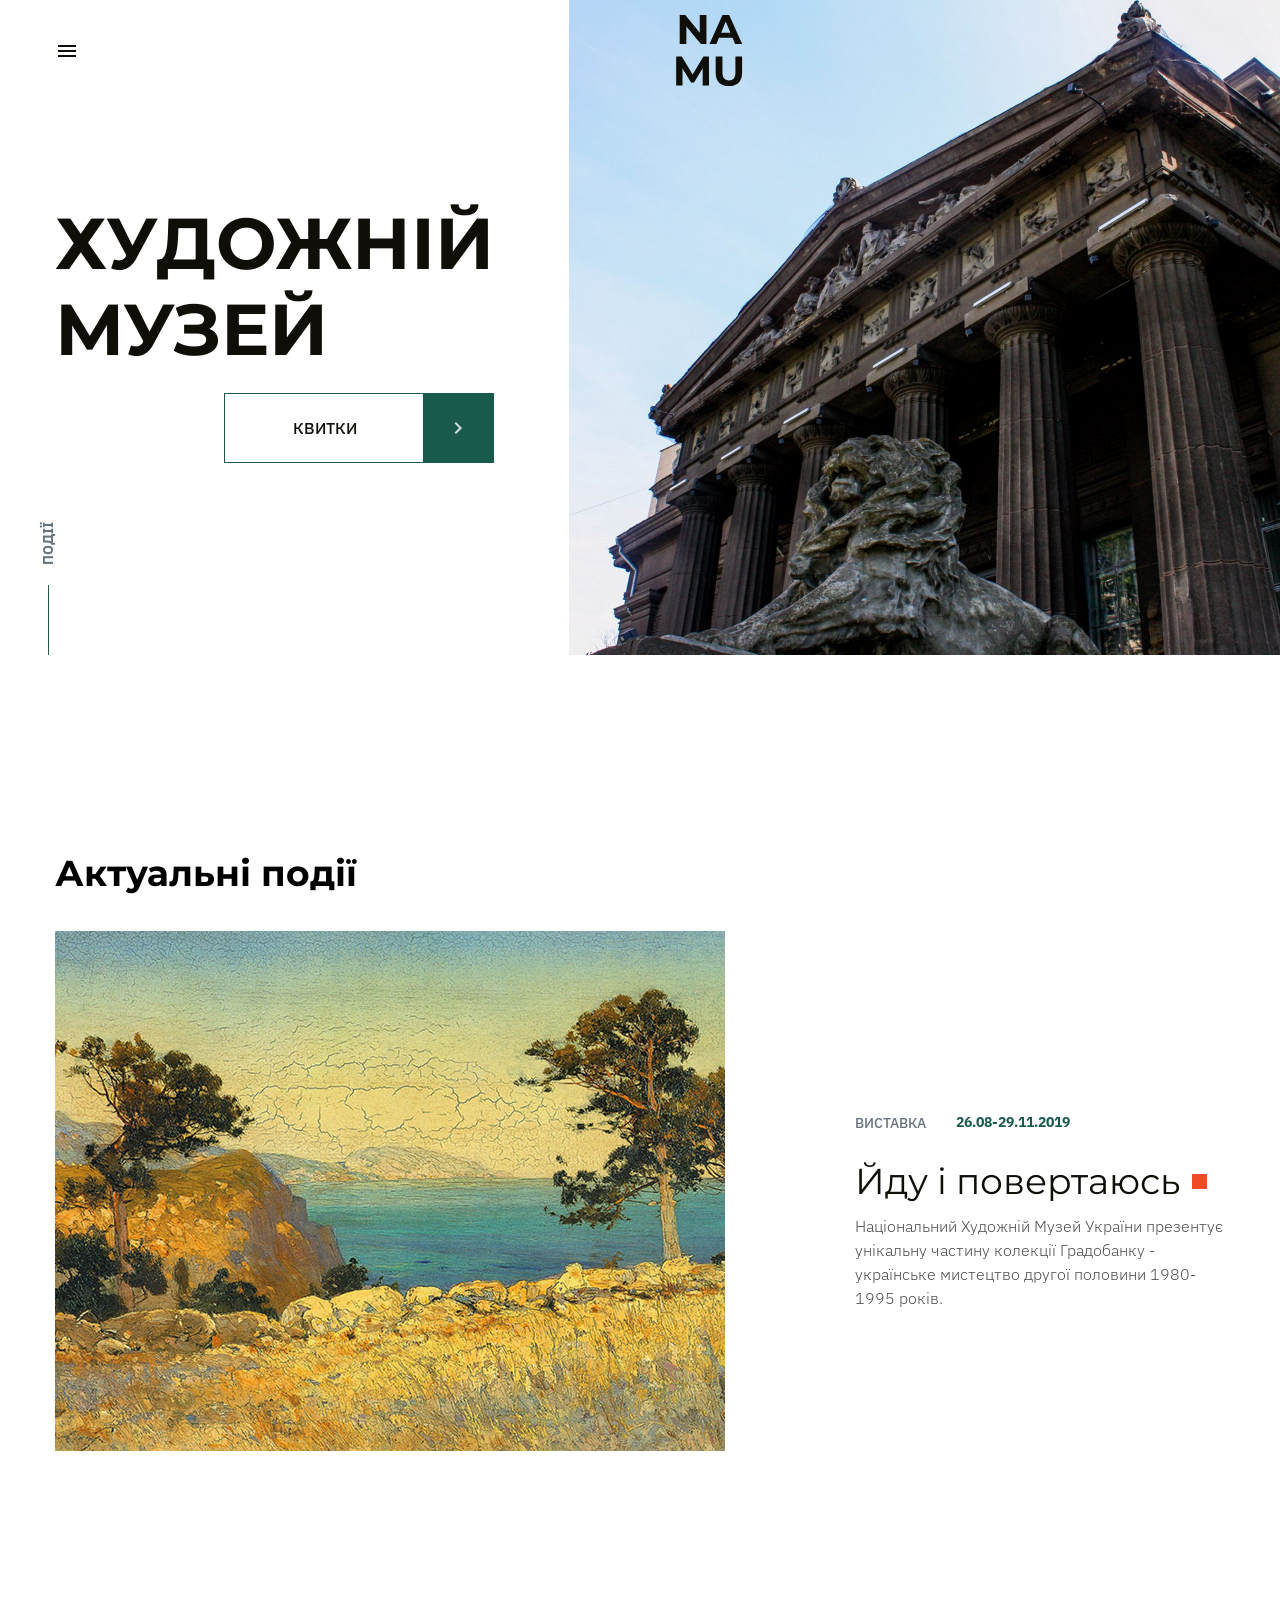
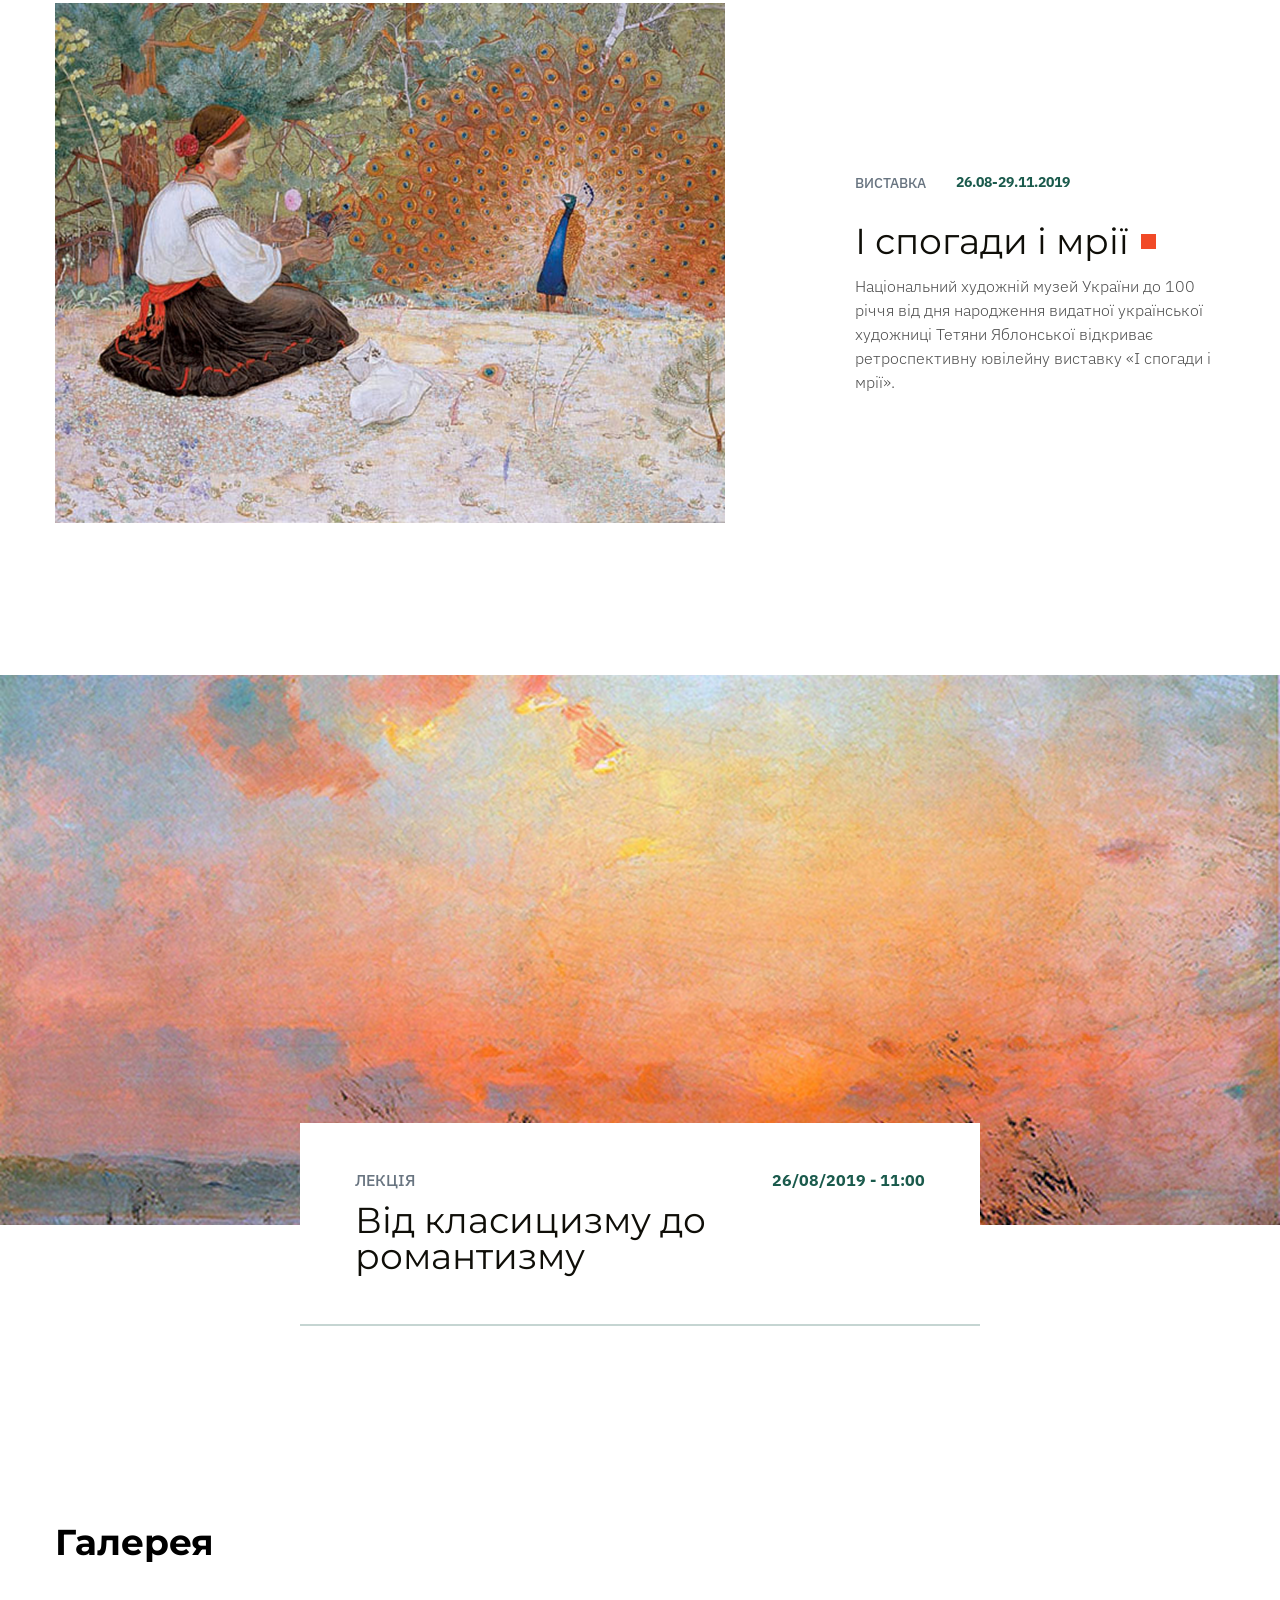
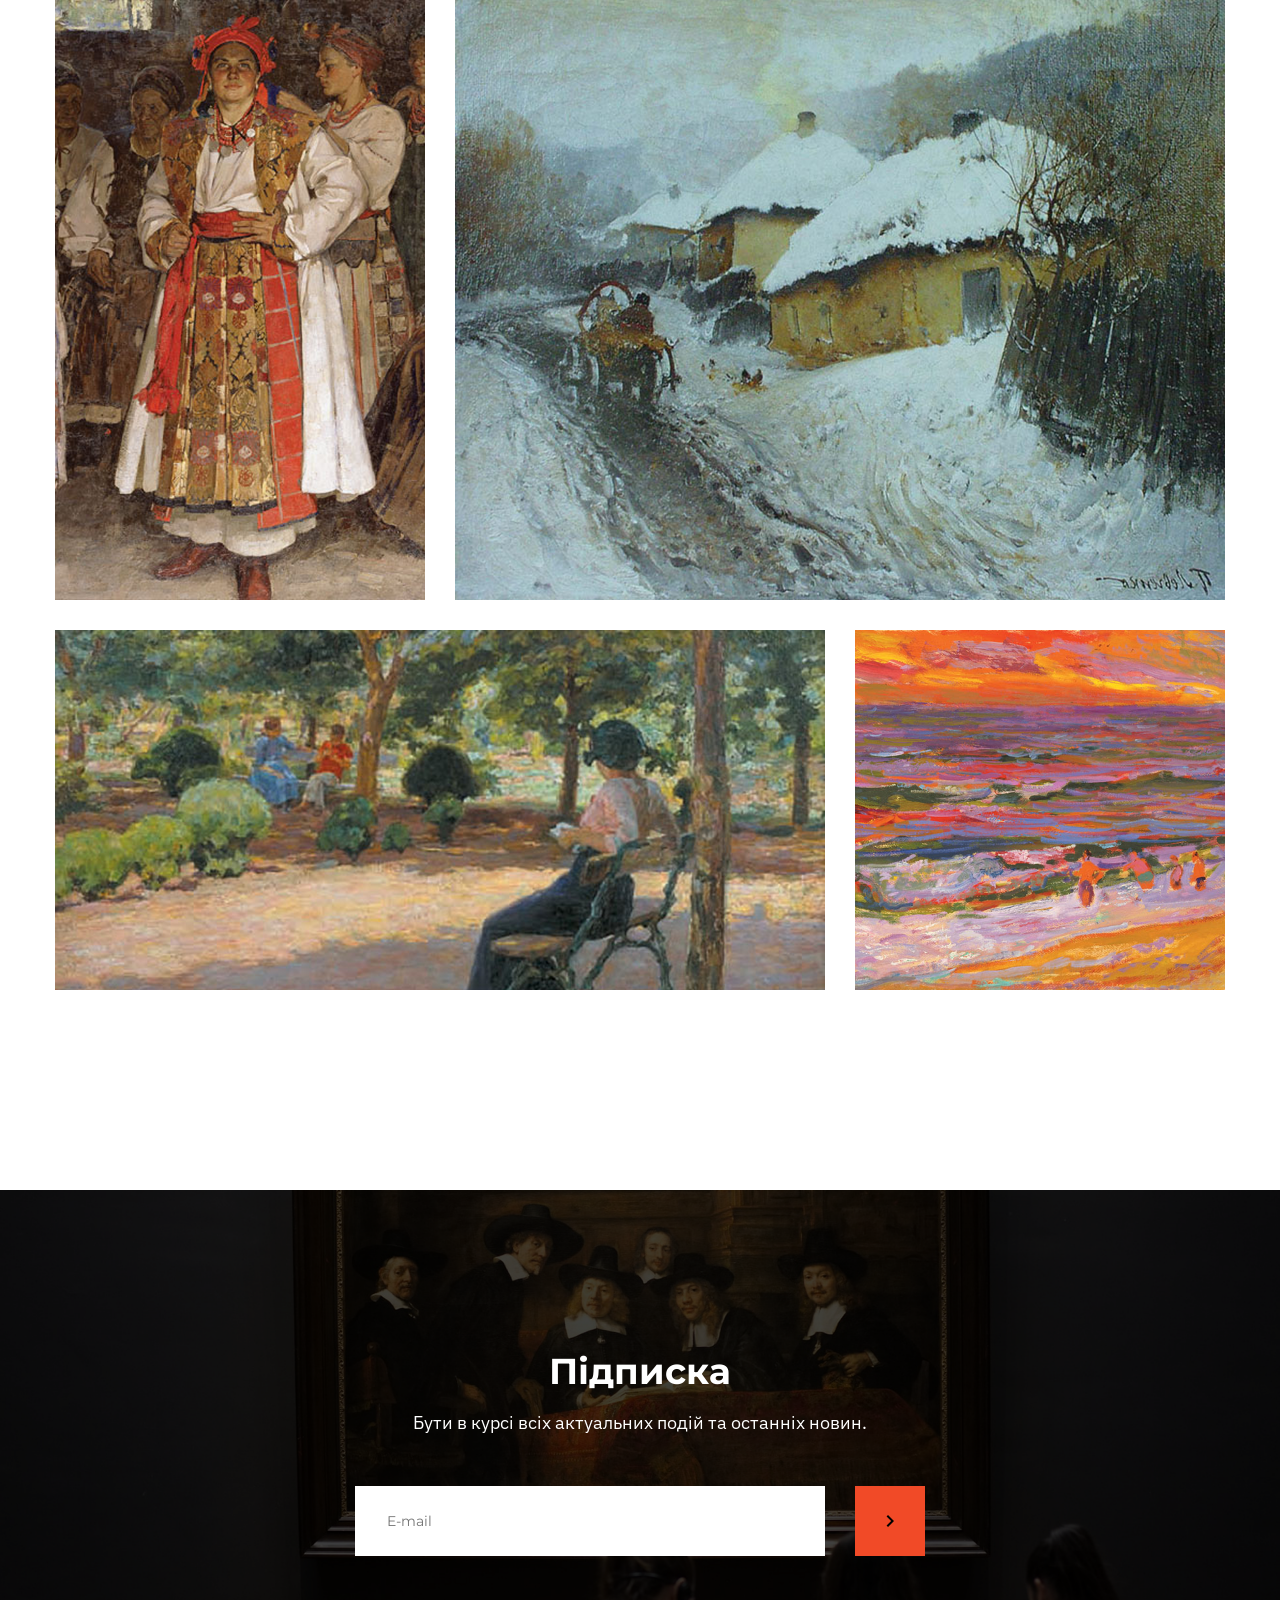
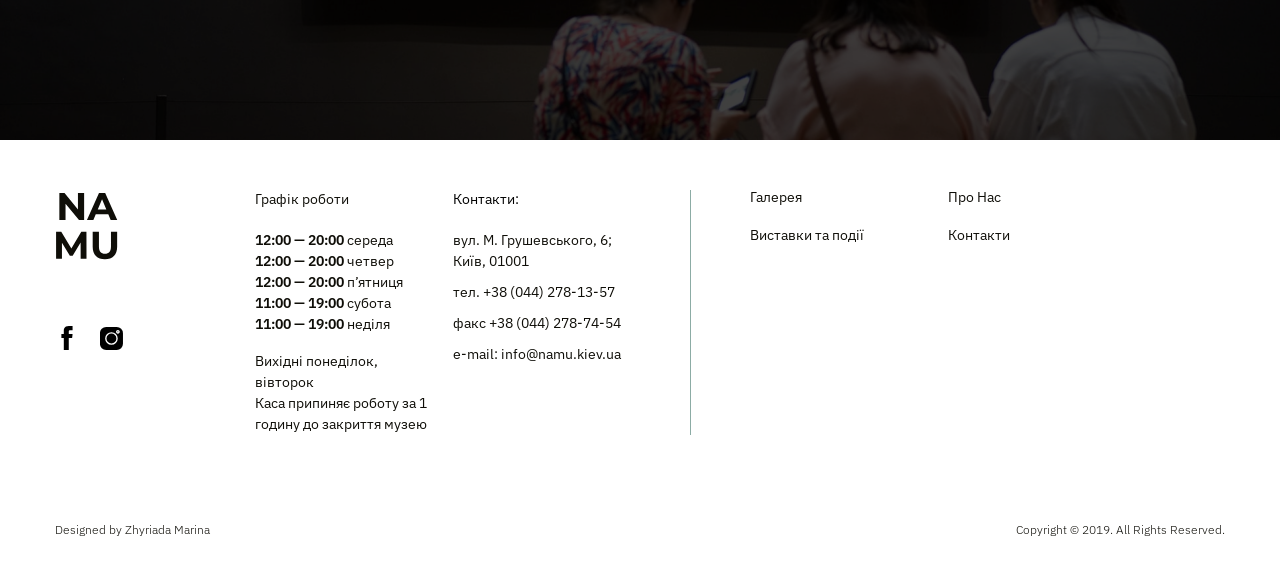
<file: index.html>
<!doctype html><html lang="ua" class="page"><head><meta charset="utf-8"><meta name="viewport" content="width=device-width, initial-scale=1.0"><title>Художній Музей</title><link rel="icon" href="favicon.9435ae94.svg"><link rel="stylesheet" href="index.4b408c2f.css"></head><body class="page__body"> <header class="header"> <div class="header__top"> <div class="container header__right-content"> <div class="header__top-bar"> <a href="#menu" class="icon icon--menu top-bar__icon"></a> <a href="#" class="header__logo logo"></a> </div> </div> </div> <div class="header__bottom"> <div class="container header__left-content"> <h1 class="header__title">ХУДОЖНІЙ МУЗЕЙ</h1> <div class="header__button tickets"> <p class="tickets__title">КВИТКИ</p> <div class="tickets__block"> <a href="#events" class="icon icon--arrow"></a> </div> </div> <div class="activities header__activities"> <span class="activities__line"></span> <span class="activities__text">ПОДІЇ</span> </div> </div> </div> </header> <aside class="menu page__menu" id="menu"> <div class="container"> <div class="menu__content"> <div class="menu__top"> <a href="#" class="icon icon--close"></a> <nav class="menu__nav nav"> <div class="nav__block"> <a class="nav__link nav__link--white" href="#gallery"> Галерея </a> <a class="nav__link nav__link--white" href="#events"> Виставки та події </a> </div> <div class="nav__block"> <a class="nav__link nav__link--white" href="#about-us"> Про Нас </a> <a class="nav__link nav__link--white" href="#contacts"> Контакти </a> </div> </nav> </div> <div class="menu__barrier"></div> <div class="graphic menu__bottom"> <p class="graphic__title">Графік роботи</p> <div class="graphic__content"> <ul class="graphic__list"> <li class="graphic__item"> <p class="graphic__text graphic__text--time">12:00 — 20:00</p> <p class="graphic__text">середа</p> </li> <li class="graphic__item"> <p class="graphic__text graphic__text--time">12:00 — 20:00</p> <p class="graphic__text">четвер</p> </li> <li class="graphic__item"> <p class="graphic__text graphic__text--time">12:00 — 20:00</p> <p class="graphic__text">п’ятниця</p> </li> <li class="graphic__item"> <p class="graphic__text graphic__text--time">11:00 — 19:00</p> <p class="graphic__text">субота</p> </li> <li class="graphic__item"> <p class="graphic__text graphic__text--time">11:00 — 19:00</p> <p class="graphic__text">неділя</p> </li> </ul> <div class="graphic__off"> <p class="graphic__text graphic__text--time">Вихідні:</p> <p class="graphic__text">понеділок, вівторок</p> <p class="graphic__text"> <br> Каса припиняє роботу за 1 годину до закриття музею </p> </div> </div> </div> </div> </div> </aside> <main class="main"> <div class="main__content"> <section class="section" id="events"> <div class="container"> <h2 class="section__title">Актуальні події</h2> <div class="exhibitions"> <img class="exhibitions__photo" src="events_presentation_1.f4d16949.png" alt="Йду і повертаюсь"> <div class="exhibitions__content"> <div class="exhibitions__description"> <p class="exhibitions__type">ВИСТАВКА</p> <p class="exhibitions__date">26.08-29.11.2019</p> </div> <div class="exhibitions__name"> <h3 class="exhibitions__title">Йду і повертаюсь</h3> <div class="exhibitions__point"></div> </div> <p class="exhibitions__article"> Національний Художній Музей України презентує унікальну частину колекції Градобанку - українське мистецтво другої половини 1980-1995 років. </p> </div> </div> <div class="exhibitions"> <img class="exhibitions__photo" src="events_presentation_2.83ef3395.png" alt="І спогади і мрії"> <div class="exhibitions__content"> <div class="exhibitions__description"> <p class="exhibitions__type">ВИСТАВКА</p> <p class="exhibitions__date">26.08-29.11.2019</p> </div> <div class="exhibitions__name"> <h3 class="exhibitions__title">І спогади і мрії</h3> <div class="exhibitions__point"></div> </div> <p class="exhibitions__article"> Національний художній музей України до 100 річчя від дня народження видатної української художниці Тетяни Яблонської відкриває ретроспективну ювілейну виставку «І спогади і мрії». </p> </div> </div> </div> <div class="lecture"> <img class="lecture__photo" src="events_lecture.da3aae3e.png" alt="Від класицизму до романтизму"> <div class="lecture__content"> <div class="lecture__description"> <p class="lecture__type">ЛЕКЦІЯ</p> <p class="lecture__date">26/08/2019 - 11:00</p> </div> <h3 class="lecture__title">Від класицизму до романтизму</h3> </div> </div> </section> <section class="gallery section" id="gallery"> <div class="container"> <h2 class="section__title">Галерея</h2> <div class="gallery__container"> <input class="gallery__radio" id="photo1" type="radio" name="gallery-radio" checked> <input class="gallery__radio" id="photo2" type="radio" name="gallery-radio"> <input class="gallery__radio" id="photo3" type="radio" name="gallery-radio"> <input class="gallery__radio" id="photo4" type="radio" name="gallery-radio"> <div class="gallery__photos"> <div class="gallery__track"> <picture class="picture picture--thin"> <img class="gallery__photo gallery__photo--thin" src="gallery_photo-1.788cd1e2.png" alt="gallery photo"> </picture> <picture class="picture picture--wide"> <img class="gallery__photo gallery__photo--wide" src="gallery_photo-2.03eddf9f.png" alt="gallery photo"> </picture> <picture class="picture picture--wide"> <img class="gallery__photo gallery__photo--small gallery__photo--wide" src="gallery_photo-3.fbd5e78b.png" alt="gallery photo"> </picture> <picture class="picture picture--thin"> <img class="gallery__photo gallery__photo--small gallery__photo--thin" src="gallery_photo-4.082deac0.png" alt="gallery photo"> </picture> </div> </div> <div class="gallery__scroll scroll"> <label for="photo1" class="scroll__point"></label> <label for="photo2" class="scroll__point"></label> <label for="photo3" class="scroll__point"></label> <label for="photo4" class="scroll__point"></label> </div> </div> </div> </section> <section class="about-us section" id="about-us"> <div class="about-us__background"></div> <div class="container"> <div class="about-us__content"> <h2 class="section__title--white">Підписка</h2> <p class="about-us__subtitle"> Бути в курсі всіх актуальних подій та останніх новин. </p> <div class="about-us__subscription"> <form class="about-us__email form" action="#" method="post" onsubmit="this.reset(); return false;"> <input class="form__email" type="email" placeholder="E-mail" required> <button class="form__button icon icon--arrow-black" type="submit"></button> </form> </div> </div> </div> </section> </div> </main> <footer class="footer" id="contacts"> <div class="container"> <div class="footer__content"> <div class="footer__main"> <div class="footer__top networks"> <a class="logo networks__logo" href="#"></a> <div class="networks__icons"> <a class="icon icon--facebook" href="https://www.facebook.com/namu.museum/" target="_blank"></a> <a class="icon icon--instagram" href="https://www.instagram.com/namu.museum/" target="_blank"></a> </div> </div> <div class="footer__info"> <div class="footer__description-graphic graphic graphic--black-text"> <p class="graphic__title">Графік роботи</p> <div class="graphic__content-footer"> <ul class="graphic__list"> <li class="graphic__item graphic__item--block"> <span class="graphic__text graphic__text--time-bold"> 12:00 — 20:00 </span> <span class="graphic__text">середа</span> </li> <li class="graphic__item graphic__item--block"> <p class="graphic__text graphic__text--time-bold"> 12:00 — 20:00 </p> <span class="graphic__text">четвер</span> </li> <li class="graphic__item graphic__item--block"> <p class="graphic__text graphic__text--time-bold"> 12:00 — 20:00 </p> <span class="graphic__text">п’ятниця</span> </li> <li class="graphic__item graphic__item--block"> <p class="graphic__text graphic__text--time-bold"> 11:00 — 19:00 </p> <span class="graphic__text">субота</span> </li> <li class="graphic__item graphic__item--block"> <p class="graphic__text graphic__text--time-bold"> 11:00 — 19:00 </p> <span class="graphic__text">неділя</span> </li> </ul> <div class="graphic__off"> <p class="graphic__text">Вихідні понеділок, вівторок</p> <p class="graphic__text"> <br> Каса припиняє роботу за 1 годину до закриття музею </p> </div> </div> </div> <div class="contacts footer__description-contacts"> <p class="contacts__title">Контакти:</p> <ul class="contacts__list"> <li class="contacts__item"> <a class="contacts__link" href="https://www.google.com.ua/maps/place/%D0%9D%D0%B0%D1%86%D0%B8%D0%BE%D0%BD%D0%B0%D0%BB%D1%8C%D0%BD%D1%8B%D0%B9+%D1%85%D1%83%D0%B4%D0%BE%D0%B6%D0%B5%D1%81%D1%82%D0%B2%D0%B5%D0%BD%D0%BD%D1%8B%D0%B9+%D0%BC%D1%83%D0%B7%D0%B5%D0%B9+%D0%A3%D0%BA%D1%80%D0%B0%D0%B8%D0%BD%D1%8B/@50.4494274,30.5306505,17z/data=!3m1!4b1!4m6!3m5!1s0x40d4ce524453048d:0x549e3a34119f524f!8m2!3d50.4494274!4d30.5306505!16s%2Fm%2F02prqms?entry=ttu&g_ep=EgoyMDI1MDgyNS4wIKXMDSoASAFQAw%3D%3D" target="_blank" rel="noopener noreferrer"> вул. М. Грушевського, 6; <br> Київ, 01001 </a> </li> <li class="contacts__item"> <a class="contacts__link" href="tel:+38 (044) 278-13-57"> тел. +38 (044) 278-13-57 </a> </li> <li class="contacts__item"> <a class="contacts__link" href="tel:+38 (044) 278-74-54"> факс +38 (044) 278-74-54 </a> </li> <li class="contacts__item"> <a class="contacts__link" href="mailto:info@namu.kiev.ua"> e-mail: info@namu.kiev.ua </a> </li> </ul> </div> <div class="footer__button"> <a class="icon icon--arrow-up" href="#"></a> </div> <div class="footer__barrier"></div> <nav class="footer__nav nav"> <div class="nav__block"> <a class="nav__link nav__link--black" href="#gallery"> Галерея </a> <a class="nav__link nav__link--black" href="#events"> Виставки та події </a> </div> <div class="nav__block"> <a class="nav__link nav__link--black" href="#about-us"> Про Нас </a> <a class="nav__link nav__link--black" href="#contacts"> Контакти </a> </div> </nav> </div> </div> </div> </div> <div class="design footer__design"> <p class="design__text">Designed by Zhyriada Marina</p> <p class="design__text">Copyright © 2019. All Rights Reserved.</p> </div> </footer> <script src="index.cabb280d.js"></script> </body></html>
</file>
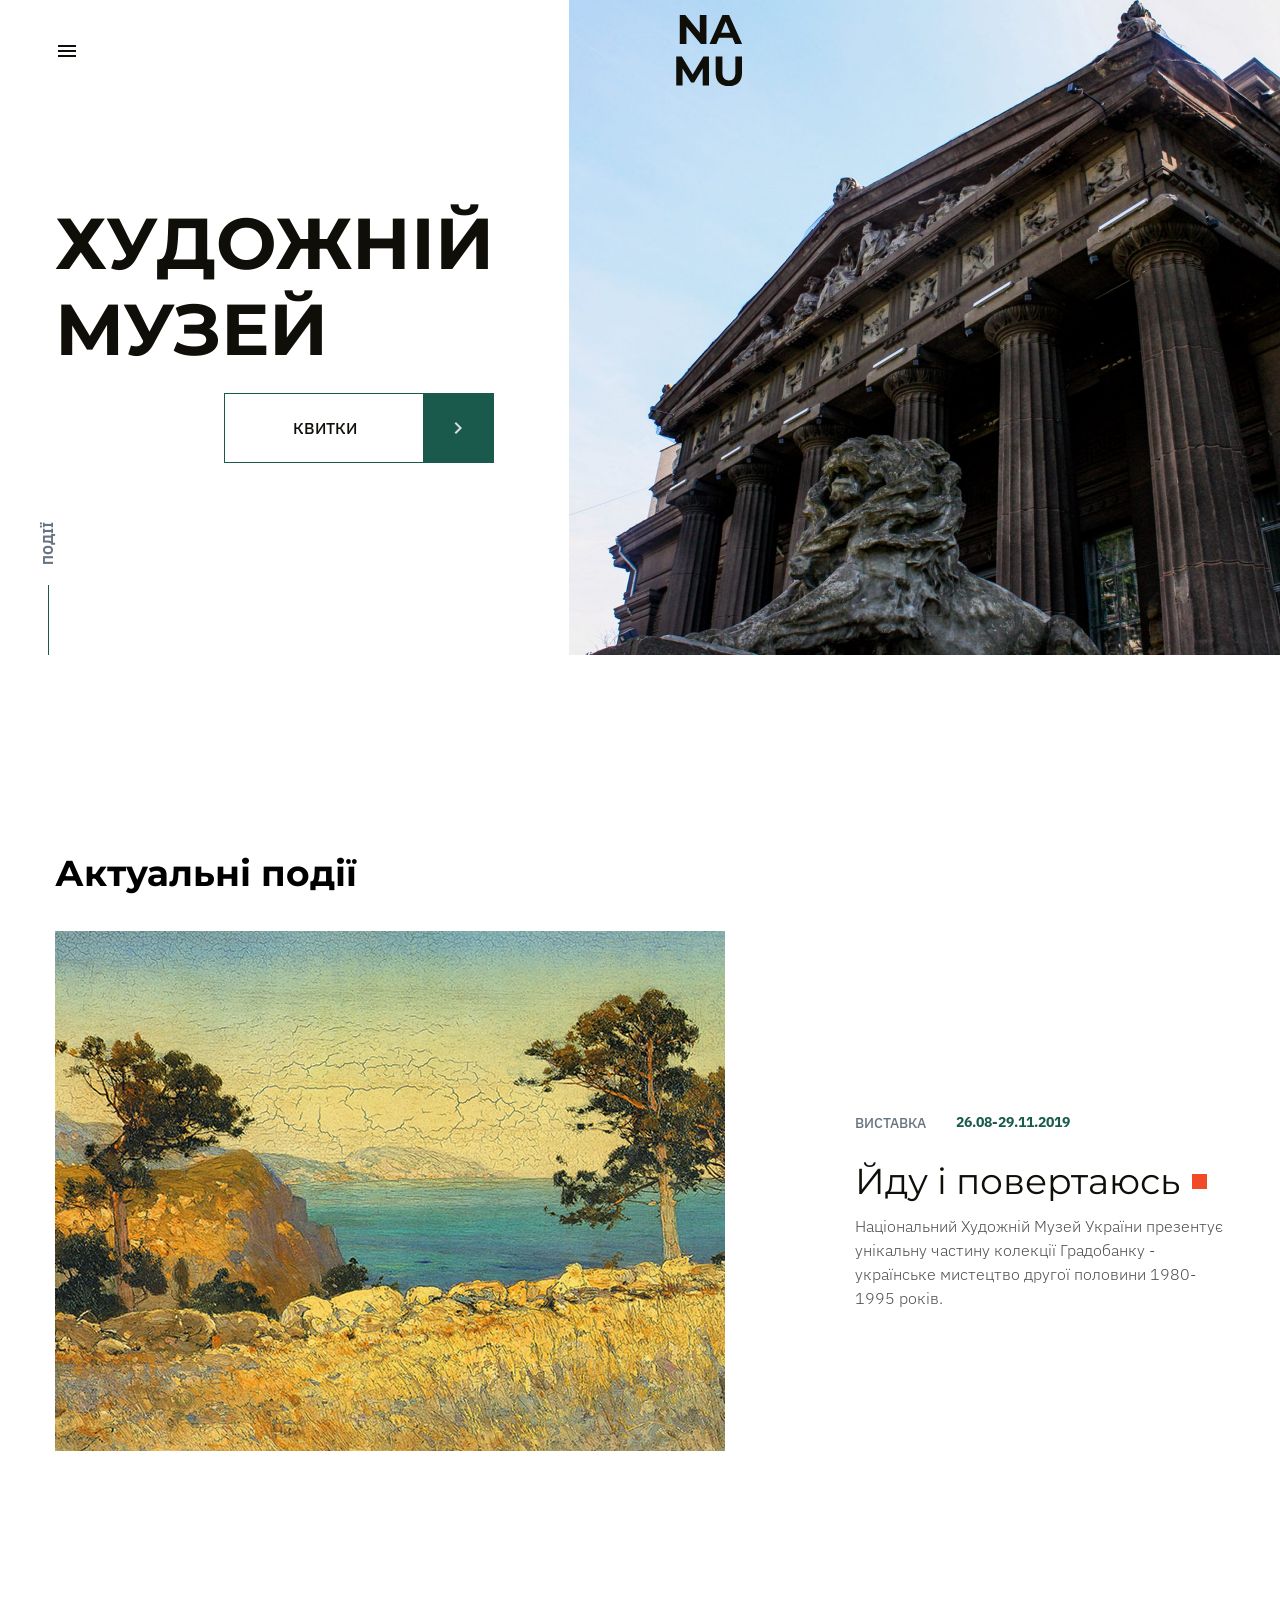
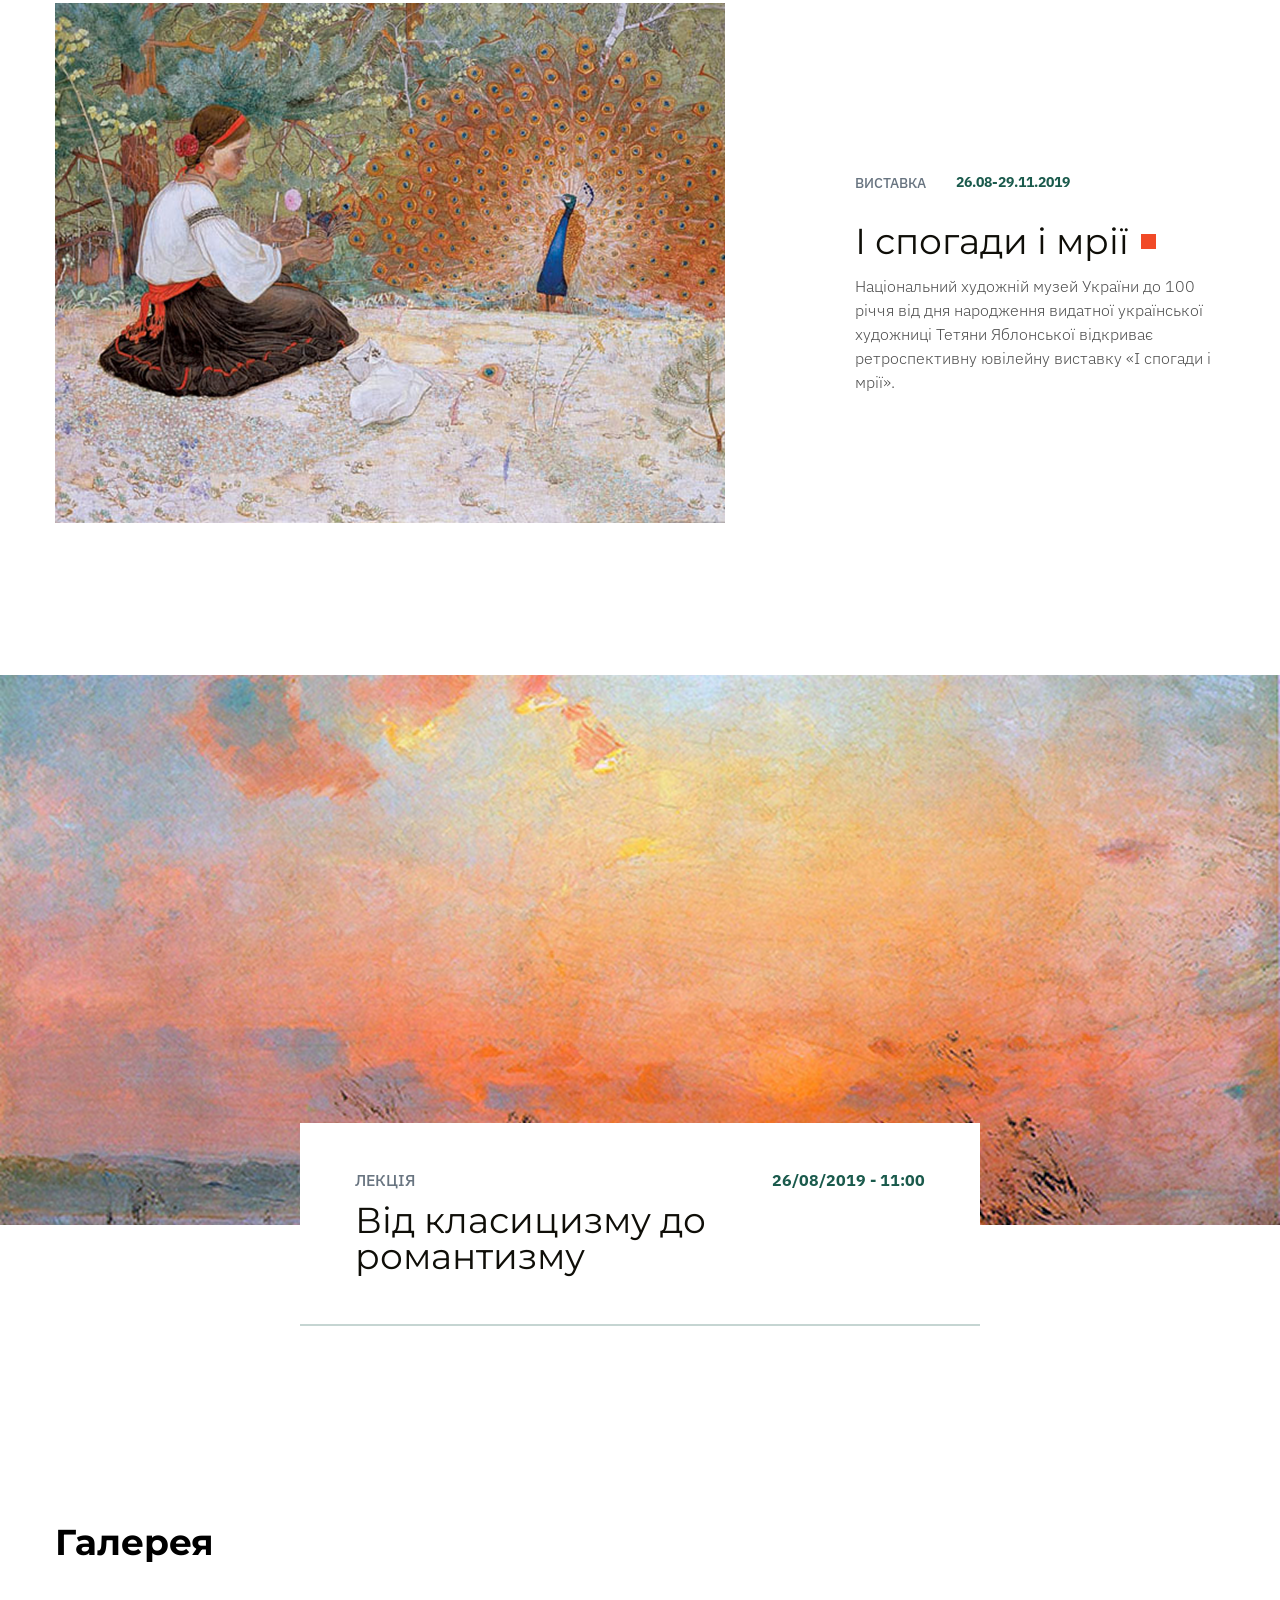
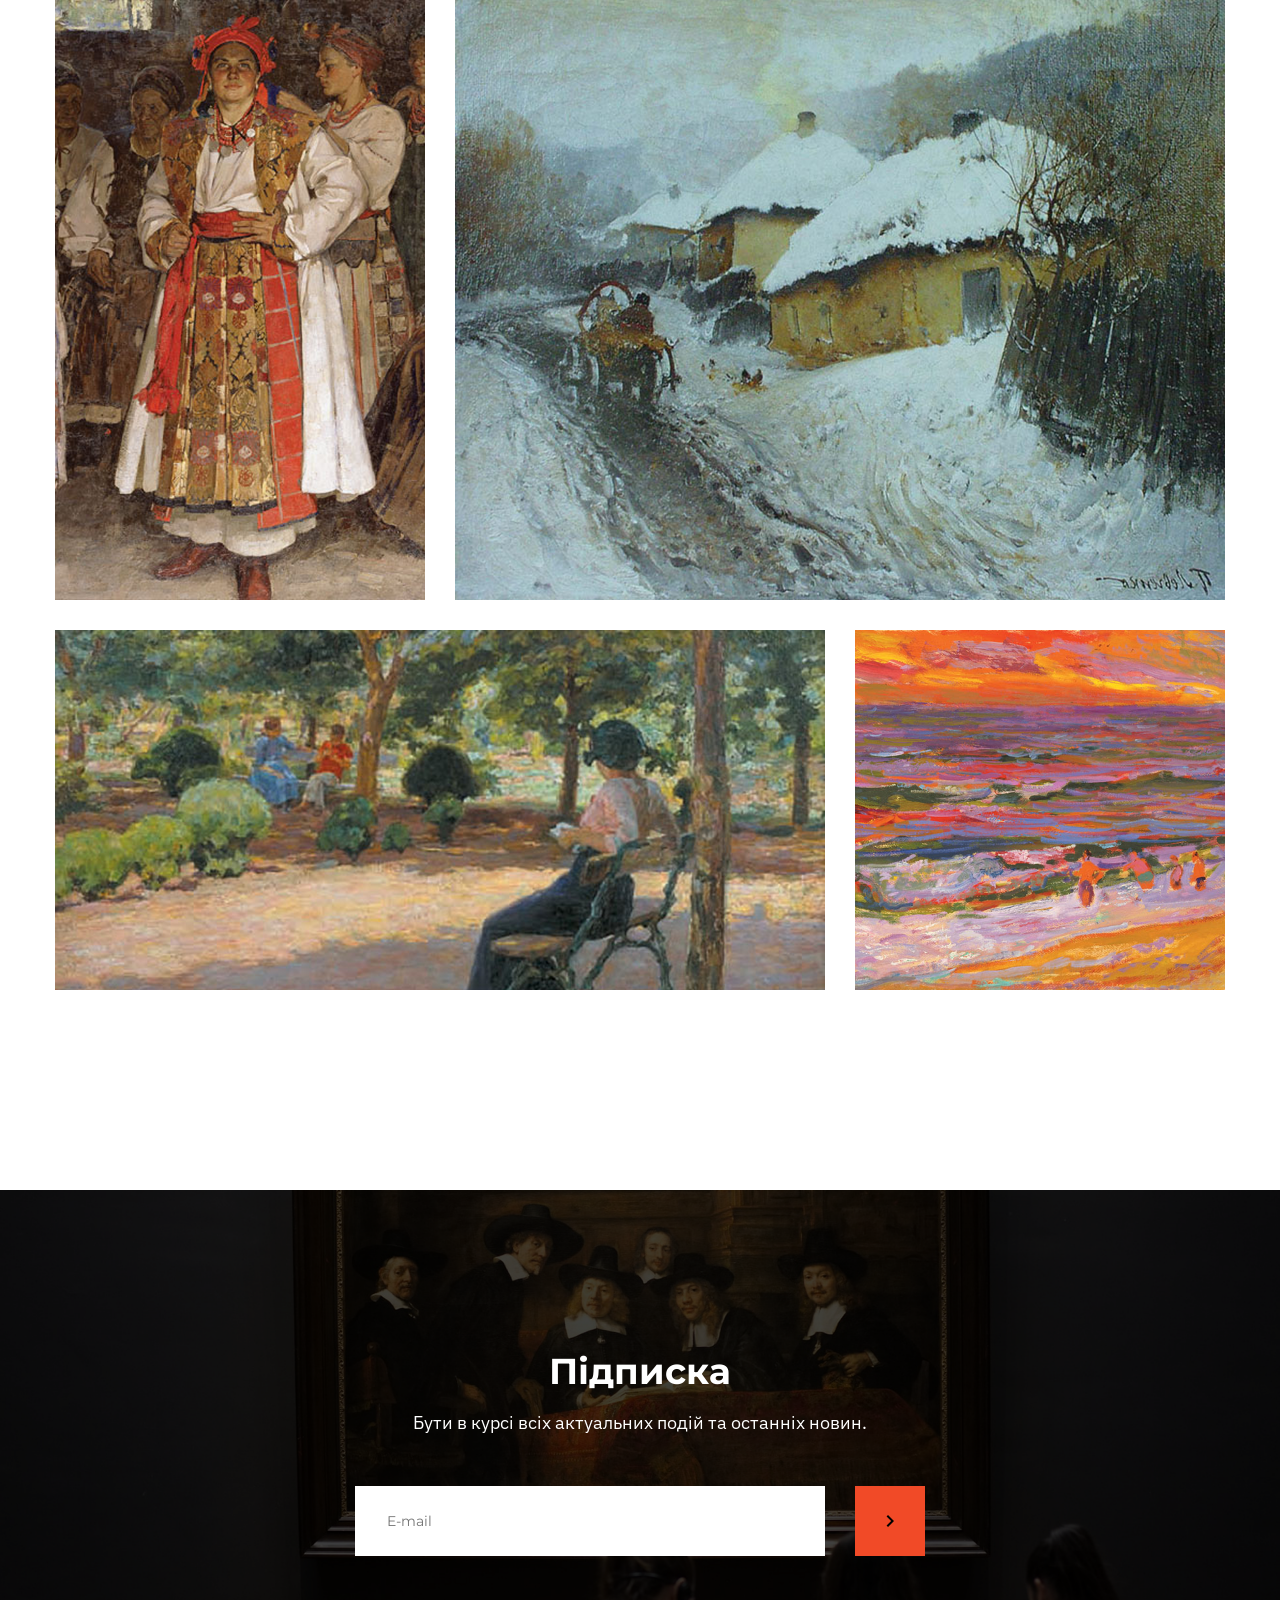
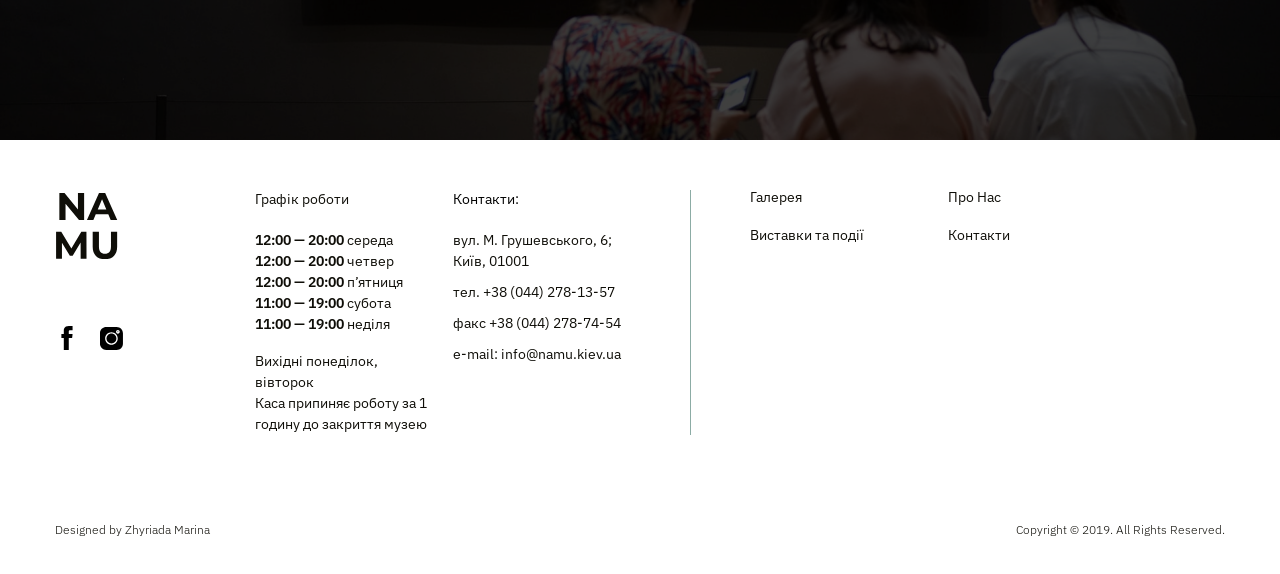
<file: src/index.html>
<!-- #region head -->
<!doctype html>
<html
  lang="ua"
  class="page"
>
  <head>
    <meta charset="UTF-8" />
    <meta
      name="viewport"
      content="width=device-width, initial-scale=1.0"
    />
    <title>Художній Музей</title>
    <link
      rel="icon"
      href="./images/icons/favicon.svg"
    />
    <link
      rel="stylesheet"
      href="./styles/main.css"
    />
  </head>
  <!-- #endregion -->

  <body class="page__body">
    <header class="header">
      <div class="header__top">
        <div class="container header__right-content">
          <div class="header__top-bar">
            <a
              href="#menu"
              class="icon icon--menu top-bar__icon"
            ></a>
            <a
              href="#"
              class="header__logo logo"
            ></a>
          </div>
        </div>
      </div>

      <div class="header__bottom">
        <div class="container header__left-content">
          <h1 class="header__title">ХУДОЖНІЙ МУЗЕЙ</h1>
          <div class="header__button tickets">
            <p class="tickets__title">КВИТКИ</p>
            <div class="tickets__block">
              <a
                href="#events"
                class="icon icon--arrow"
              ></a>
            </div>
          </div>
          <div class="header__activities activities">
            <span class="activities__line"></span>
            <span class="activities__text">ПОДІЇ</span>
          </div>
        </div>
      </div>
    </header>

    <aside
      class="menu page__menu"
      id="menu"
    >
      <div class="container">
        <div class="menu__content">
          <div class="menu__top">
            <a
              href="#"
              class="icon icon--close"
            ></a>
            <nav class="menu__nav nav">
              <div class="nav__block">
                <a
                  class="nav__link nav__link--white"
                  href="#gallery"
                >
                  Галерея
                </a>
                <a
                  class="nav__link nav__link--white"
                  href="#events"
                >
                  Виставки та події
                </a>
              </div>
              <div class="nav__block">
                <a
                  class="nav__link nav__link--white"
                  href="#about-us"
                >
                  Про Нас
                </a>
                <a
                  class="nav__link nav__link--white"
                  href="#contacts"
                >
                  Контакти
                </a>
              </div>
            </nav>
          </div>

          <div class="menu__barrier"></div>

          <div class="menu__bottom graphic">
            <p class="graphic__title">Графік роботи</p>
            <div class="graphic__content">
              <ul class="graphic__list">
                <li class="graphic__item">
                  <p class="graphic__text graphic__text--time">12:00 — 20:00</p>
                  <p class="graphic__text">середа</p>
                </li>
                <li class="graphic__item">
                  <p class="graphic__text graphic__text--time">12:00 — 20:00</p>
                  <p class="graphic__text">четвер</p>
                </li>
                <li class="graphic__item">
                  <p class="graphic__text graphic__text--time">12:00 — 20:00</p>
                  <p class="graphic__text">п’ятниця</p>
                </li>
                <li class="graphic__item">
                  <p class="graphic__text graphic__text--time">11:00 — 19:00</p>
                  <p class="graphic__text">субота</p>
                </li>
                <li class="graphic__item">
                  <p class="graphic__text graphic__text--time">11:00 — 19:00</p>
                  <p class="graphic__text">неділя</p>
                </li>
              </ul>
              <div class="graphic__off">
                <p class="graphic__text graphic__text--time">Вихідні:</p>
                <p class="graphic__text">понеділок, вівторок</p>
                <p class="graphic__text">
                  <br />
                  Каса припиняє роботу за 1 годину до закриття музею
                </p>
              </div>
            </div>
          </div>
        </div>
      </div>
    </aside>

    <main class="main">
      <div class="main__content">
        <section
          class="section"
          id="events"
        >
          <div class="container">
            <h2 class="section__title">Актуальні події</h2>
            <div class="exhibitions">
              <img
                class="exhibitions__photo"
                src="./images/events_presentation_1.png"
                alt="Йду і повертаюсь"
              />
              <div class="exhibitions__content">
                <div class="exhibitions__description">
                  <p class="exhibitions__type">ВИСТАВКА</p>
                  <p class="exhibitions__date">26.08-29.11.2019</p>
                </div>
                <div class="exhibitions__name">
                  <h3 class="exhibitions__title">Йду і повертаюсь</h3>
                  <div class="exhibitions__point"></div>
                </div>
                <p class="exhibitions__article">
                  Національний Художній Музей України презентує унікальну
                  частину колекції Градобанку - українське мистецтво другої
                  половини 1980-1995 років.
                </p>
              </div>
            </div>

            <div class="exhibitions">
              <img
                class="exhibitions__photo"
                src="./images/events_presentation_2.png"
                alt="І спогади і мрії"
              />
              <div class="exhibitions__content">
                <div class="exhibitions__description">
                  <p class="exhibitions__type">ВИСТАВКА</p>
                  <p class="exhibitions__date">26.08-29.11.2019</p>
                </div>
                <div class="exhibitions__name">
                  <h3 class="exhibitions__title">І спогади і мрії</h3>
                  <div class="exhibitions__point"></div>
                </div>
                <p class="exhibitions__article">
                  Національний художній музей України до 100 річчя від дня
                  народження видатної української художниці Тетяни Яблонської
                  відкриває ретроспективну ювілейну виставку «І спогади і мрії».
                </p>
              </div>
            </div>
          </div>

          <div class="lecture">
            <img
              class="lecture__photo"
              src="./images/events_lecture.png"
              alt="Від класицизму до романтизму"
            />
            <div class="lecture__content">
              <div class="lecture__description">
                <p class="lecture__type">ЛЕКЦІЯ</p>
                <p class="lecture__date">26/08/2019 - 11:00</p>
              </div>
              <h3 class="lecture__title">Від класицизму до романтизму</h3>
            </div>
          </div>
        </section>

        <section
          class="section gallery"
          id="gallery"
        >
          <div class="container">
            <h2 class="section__title">Галерея</h2>
            <div class="gallery__container">
              <input
                class="gallery__radio"
                id="photo1"
                type="radio"
                name="gallery-radio"
                checked
              />
              <input
                class="gallery__radio"
                id="photo2"
                type="radio"
                name="gallery-radio"
              />
              <input
                class="gallery__radio"
                id="photo3"
                type="radio"
                name="gallery-radio"
              />
              <input
                class="gallery__radio"
                id="photo4"
                type="radio"
                name="gallery-radio"
              />

              <div class="gallery__photos">
                <div class="gallery__track">
                  <picture class="picture picture--thin">
                    <img
                      class="gallery__photo gallery__photo--thin"
                      src="./images/gallery_photo-1.png"
                      alt="gallery photo"
                    />
                  </picture>

                  <picture class="picture picture--wide">
                    <img
                      class="gallery__photo gallery__photo--wide"
                      src="./images/gallery_photo-2.png"
                      alt="gallery photo"
                    />
                  </picture>

                  <picture class="picture picture--wide">
                    <img
                      class="gallery__photo gallery__photo--wide gallery__photo--small"
                      src="./images/gallery_photo-3.png"
                      alt="gallery photo"
                    />
                  </picture>

                  <picture class="picture picture--thin">
                    <img
                      class="gallery__photo gallery__photo--thin gallery__photo--small"
                      src="./images/gallery_photo-4.png"
                      alt="gallery photo"
                    />
                  </picture>
                </div>
              </div>

              <div class="gallery__scroll scroll">
                <label
                  for="photo1"
                  class="scroll__point"
                ></label>
                <label
                  for="photo2"
                  class="scroll__point"
                ></label>
                <label
                  for="photo3"
                  class="scroll__point"
                ></label>
                <label
                  for="photo4"
                  class="scroll__point"
                ></label>
              </div>
            </div>
          </div>
        </section>

        <section
          class="section about-us"
          id="about-us"
        >
          <div class="about-us__background"></div>
          <div class="container">
            <div class="about-us__content">
              <h2 class="section__title--white">Підписка</h2>
              <p class="about-us__subtitle">
                Бути в курсі всіх актуальних подій та останніх новин.
              </p>
              <div class="about-us__subscription">
                <form
                  class="about-us__email form"
                  action="#"
                  method="post"
                  onsubmit="this.reset(); return false;"
                >
                  <input
                    class="form__email"
                    type="email"
                    placeholder="E-mail"
                    required
                  />
                  <button
                    class="form__button icon icon--arrow-black"
                    type="submit"
                  ></button>
                </form>
              </div>
            </div>
          </div>
        </section>
      </div>
    </main>

    <footer
      class="footer"
      id="contacts"
    >
      <div class="container">
        <div class="footer__content">
          <div class="footer__main">
            <div class="footer__top networks">
              <a
                class="networks__logo logo"
                href="#"
              ></a>
              <div class="networks__icons">
                <a
                  class="icon icon--facebook"
                  href="https://www.facebook.com/namu.museum/"
                  target="_blank"
                ></a>
                <a
                  class="icon icon--instagram"
                  href="https://www.instagram.com/namu.museum/"
                  target="_blank"
                ></a>
              </div>
            </div>
            <div class="footer__info">
              <div
                class="footer__description-graphic graphic graphic--black-text"
              >
                <p class="graphic__title">Графік роботи</p>
                <div class="graphic__content-footer">
                  <ul class="graphic__list">
                    <li class="graphic__item graphic__item--block">
                      <span class="graphic__text graphic__text--time-bold">
                        12:00 — 20:00
                      </span>
                      <span class="graphic__text">середа</span>
                    </li>
                    <li class="graphic__item graphic__item--block">
                      <p class="graphic__text graphic__text--time-bold">
                        12:00 — 20:00
                      </p>
                      <span class="graphic__text">четвер</span>
                    </li>
                    <li class="graphic__item graphic__item--block">
                      <p class="graphic__text graphic__text--time-bold">
                        12:00 — 20:00
                      </p>
                      <span class="graphic__text">п’ятниця</span>
                    </li>
                    <li class="graphic__item graphic__item--block">
                      <p class="graphic__text graphic__text--time-bold">
                        11:00 — 19:00
                      </p>
                      <span class="graphic__text">субота</span>
                    </li>
                    <li class="graphic__item graphic__item--block">
                      <p class="graphic__text graphic__text--time-bold">
                        11:00 — 19:00
                      </p>
                      <span class="graphic__text">неділя</span>
                    </li>
                  </ul>
                  <div class="graphic__off">
                    <p class="graphic__text">Вихідні понеділок, вівторок</p>
                    <p class="graphic__text">
                      <br />
                      Каса припиняє роботу за 1 годину до закриття музею
                    </p>
                  </div>
                </div>
              </div>
              <div class="footer__description-contacts contacts">
                <p class="contacts__title">Контакти:</p>
                <ul class="contacts__list">
                  <li class="contacts__item">
                    <a
                      class="contacts__link"
                      href="https://www.google.com.ua/maps/place/%D0%9D%D0%B0%D1%86%D0%B8%D0%BE%D0%BD%D0%B0%D0%BB%D1%8C%D0%BD%D1%8B%D0%B9+%D1%85%D1%83%D0%B4%D0%BE%D0%B6%D0%B5%D1%81%D1%82%D0%B2%D0%B5%D0%BD%D0%BD%D1%8B%D0%B9+%D0%BC%D1%83%D0%B7%D0%B5%D0%B9+%D0%A3%D0%BA%D1%80%D0%B0%D0%B8%D0%BD%D1%8B/@50.4494274,30.5306505,17z/data=!3m1!4b1!4m6!3m5!1s0x40d4ce524453048d:0x549e3a34119f524f!8m2!3d50.4494274!4d30.5306505!16s%2Fm%2F02prqms?entry=ttu&g_ep=EgoyMDI1MDgyNS4wIKXMDSoASAFQAw%3D%3D"
                      target="_blank"
                      rel="noopener noreferrer"
                    >
                      вул. М. Грушевського, 6;
                      <br />
                      Київ, 01001
                    </a>
                  </li>
                  <li class="contacts__item">
                    <a
                      class="contacts__link"
                      href="tel:+38 (044) 278-13-57"
                    >
                      тел. +38 (044) 278-13-57
                    </a>
                  </li>
                  <li class="contacts__item">
                    <a
                      class="contacts__link"
                      href="tel:+38 (044) 278-74-54"
                    >
                      факс +38 (044) 278-74-54
                    </a>
                  </li>
                  <li class="contacts__item">
                    <a
                      class="contacts__link"
                      href="mailto:info@namu.kiev.ua"
                    >
                      e-mail: info@namu.kiev.ua
                    </a>
                  </li>
                </ul>
              </div>

              <div class="footer__button">
                <a
                  class="icon icon--arrow-up"
                  href="#"
                ></a>
              </div>
              <div class="footer__barrier"></div>

              <nav class="footer__nav nav">
                <div class="nav__block">
                  <a
                    class="nav__link nav__link--black"
                    href="#gallery"
                  >
                    Галерея
                  </a>
                  <a
                    class="nav__link nav__link--black"
                    href="#events"
                  >
                    Виставки та події
                  </a>
                </div>
                <div class="nav__block">
                  <a
                    class="nav__link nav__link--black"
                    href="#about-us"
                  >
                    Про Нас
                  </a>
                  <a
                    class="nav__link nav__link--black"
                    href="#contacts"
                  >
                    Контакти
                  </a>
                </div>
              </nav>
            </div>
          </div>
        </div>
      </div>

      <div class="footer__design design">
        <p class="design__text">Designed by Zhyriada Marina</p>
        <p class="design__text">Copyright © 2019. All Rights Reserved.</p>
      </div>
    </footer>

    <script src="./scripts/main.js"></script>
  </body>
</html>
</file>
<file: index.4b408c2f.css>
@import "https://fonts.googleapis.com/css2?family=Montserrat:ital,wght@0,100..900;1,100..900&display=swap";@import "https://fonts.googleapis.com/css2?family=IBM+Plex+Sans:ital,wght@0,100..700;1,100..700&display=swap";.header{-ms-flex-direction:column;flex-direction:column;margin-bottom:70px;display:-ms-flexbox;display:flex}@media (min-width:768px){.header{-ms-flex-direction:row-reverse;flex-direction:row-reverse;gap:20px;margin-bottom:88px}}@media (min-width:1024px){.header{margin-bottom:200px}}.header__top{background-image:url(header_museun_bg.7b266bd6.png);background-position:50%;background-repeat:no-repeat;background-size:cover;width:100%;height:300px;margin-bottom:20px}@media (min-width:768px){.header__top{height:384px;margin:0}}@media (min-width:1024px){.header__top{height:655px}}@media (min-width:768px){.header__right-content{padding-left:0;padding-right:0}}.header__logo{cursor:pointer;-ms-flex-pack:center;justify-content:center;width:55px;display:-ms-flexbox;display:flex}@media (min-width:768px){.header__logo{width:220px}}@media (min-width:1024px){.header__logo{width:170px}}.header__top-bar{-ms-flex-direction:row;flex-direction:row;-ms-flex-align:center;align-items:center;gap:88px;padding-top:10px;display:-ms-flexbox;display:flex}@media (min-width:768px){.header__top-bar{padding-top:15px}}.header__bottom{-ms-flex-direction:column;flex-direction:column;display:-ms-flexbox;display:flex;position:relative}@media (min-width:768px){.header__bottom{margin-top:127px}}@media (min-width:1024px){.header__bottom{margin-top:200px}}.header__button{margin:0 auto}@media (min-width:768px){.header__button{margin:0}.header__left-content{padding-right:0}}.header__title{letter-spacing:0%;text-align:center;color:#0f0e08;margin:0 0 20px;font-family:Montserrat,sans-serif;font-size:45px;font-weight:700;line-height:100%;display:block}@media (min-width:768px){.header__title{text-align:left;font-size:54px;line-height:120%}}@media (min-width:1024px){.header__title{font-size:72px}}.logo{background-image:url(icon_NA-MU_logo.b680cd26.svg);background-position:50%;background-repeat:no-repeat;background-size:contain;height:61px;transition:transform .5s;display:block}.logo:hover{transform:scale(1.1)}@media (min-width:768px){.logo{height:72px}.top-bar__icon{position:absolute;left:34px}}@media (min-width:1024px){.top-bar__icon{left:55px}}.icon{background-position:50%;background-repeat:no-repeat;background-size:contain;width:24px;height:24px;transition:transform .5s;display:block}.icon:hover{transform:scale(1.3)}.icon--menu{background-image:url(burger-menu.3804cec3.svg)}.icon--arrow{background-image:url(icon_header_arrow.8b3877c7.svg);background-size:24px 24px;width:100%;height:100%}.icon--close{background-image:url(icon_close_menu.02009a6b.svg)}.icon--facebook{background-image:url(icon_facebook.6d36ca3f.svg)}.icon--instagram{background-image:url(icon_instagram.fbda32a7.svg)}.icon--arrow-up{background-image:url(icon_arrow-up.26b1a45a.svg);background-size:16px 16px;width:100%;height:100%}.icon--arrow-black{background-image:url(icon_about-us_arrow.2081132d.svg);background-size:24px 24px;width:100%;height:100%}.tickets{box-sizing:border-box;border:1px solid #1a5a4c;-ms-flex-align:center;align-items:center;width:280px;height:50px;padding-left:80px;transition:transform .5s;display:-ms-flexbox;display:flex}.tickets:hover{transform:scale(1.1);box-shadow:3px 3px 3px rgba(26,90,76,.5)}@media (min-width:768px){.tickets{width:270px;height:70px;padding-left:68px}}@media (min-width:1024px){.tickets{margin-left:auto}}.tickets__title{letter-spacing:0%;color:#0f0e08;-ms-flex-positive:1;flex-grow:1;justify-self:center;width:70px;margin:0;font-size:16px;font-weight:500;line-height:100%;display:-ms-flexbox;display:flex}.tickets__block{background-color:#1a5a4c;-ms-flex-pack:center;justify-content:center;-ms-flex-align:center;align-items:center;width:50px;height:100%;display:-ms-flexbox;display:flex}@media (min-width:768px){.tickets__block{width:70px}}.activities{display:none}@media (min-width:1024px){.activities{transform-origin:0 100%;-ms-flex-direction:row;flex-direction:row;-ms-flex-align:center;align-items:center;gap:20px;display:-ms-flexbox;display:flex;position:absolute;bottom:0;transform:rotate(-90deg)}}.activities__line{background-color:#1a5a4c;width:70px;height:1px}.activities__text{color:#687480;width:14px;margin:0;font-weight:700;line-height:100%}.page{scroll-behavior:smooth;font-family:IBM Plex Sans,sans-serif;font-size:14px}.page__body{min-width:320px;margin:0;overflow-x:hidden}.page__menu{opacity:0;pointer-events:none;transition:all .5s;position:fixed;top:0;left:0;right:0;transform:translate(-100%)}.page__menu:target{opacity:1;pointer-events:all;transform:translate(0)}.page:has(.page__menu:target){overflow:hidden}.menu{opacity:0;pointer-events:none;background-color:#1a5a4c;width:100vw;height:auto;display:block;position:fixed;top:0;left:0;right:0;transform:translateY(-100%)}.menu:target{pointer-events:all;opacity:1;transform:translateY(0)}.menu:after{content:"";background:rgba(0,0,0,.5);width:100%;height:100vw;position:fixed;top:auto;left:0}.menu__content{-ms-flex-direction:column;flex-direction:column;padding-top:27px;padding-bottom:27px;display:-ms-flexbox;display:flex}@media (min-width:768px){.menu__content{-ms-flex-direction:row;flex-direction:row;gap:38px;padding-top:40px;padding-bottom:40px}}@media (min-width:1024px){.menu__content{gap:102px;padding-bottom:48px}}.menu__top{z-index:1;-ms-flex-direction:row;flex-direction:row;gap:28px;display:-ms-flexbox;display:flex;position:sticky;top:0}.menu__nav{letter-spacing:0%;-ms-flex-pack:center;justify-content:center;gap:28px;margin-bottom:20px;font-size:16px;font-weight:500;line-height:100%}@media (min-width:768px){.menu__nav{margin:0}}.menu__barrier{background:rgba(255,255,255,.5);width:280px;height:1px;margin-bottom:24px;display:block}@media (min-width:768px){.menu__barrier{box-sizing:border-box;width:1px;height:145px}}.nav{grid-template-columns:repeat(2,1fr);gap:20px;display:grid}.nav__block{-ms-flex-direction:column;flex-direction:column;gap:24px;display:-ms-flexbox;display:flex}.nav__link{box-sizing:border-box;width:fit-content;text-decoration:none;position:relative}.nav__link:after{content:"";transform-origin:0;width:100%;height:1px;transition:transform .5s;display:block;position:absolute;bottom:-5px;transform:scale(0)}.nav__link:hover:after{transform:scale(1)}.nav__link--black{color:#0f0e08}.nav__link--black:after{background-color:#0f0e08}.nav__link--white{color:#fff}.nav__link--white:after{background-color:#fff}.graphic{color:#fff;font-weight:400;line-height:150%}.graphic--black-text{color:#0f0e08}.graphic__title{margin:0 0 20px;line-height:141%}@media (min-width:768px){.graphic__content{-ms-flex-direction:row;flex-direction:row;gap:26px;display:-ms-flexbox;display:flex}}.graphic__list{margin:0 0 16px;padding:0}.graphic__item{list-style:none}@media (min-width:768px){.graphic__item{white-space:nowrap}}.graphic__text{margin:0;display:inline}.graphic__text--time,.graphic__text--time-bold{font-weight:600}.graphic__off{width:fit-content}.container{box-sizing:border-box;width:100%;padding-left:20px;padding-right:20px}@media (min-width:768px){.container{padding-left:34px;padding-right:34px}}@media (min-width:1024px){.container{padding-left:55px;padding-right:55px}}.section__title{letter-spacing:0%;text-align:center;margin:0 0 40px;font-family:Montserrat,sans-serif;font-size:36px;font-weight:700;line-height:100%}@media (min-width:768px){.section__title{width:100%}.section__title:not(:is(:lang(ae),:lang(ar),:lang(arc),:lang(bcc),:lang(bqi),:lang(ckb),:lang(dv),:lang(fa),:lang(glk),:lang(he),:lang(ku),:lang(mzn),:lang(nqo),:lang(pnb),:lang(ps),:lang(sd),:lang(ug),:lang(ur),:lang(yi))){text-align:left}.section__title:is(:lang(ae),:lang(ar),:lang(arc),:lang(bcc),:lang(bqi),:lang(ckb),:lang(dv),:lang(fa),:lang(glk),:lang(he),:lang(ku),:lang(mzn),:lang(nqo),:lang(pnb),:lang(ps),:lang(sd),:lang(ug),:lang(ur),:lang(yi)){text-align:right}}.section__title--white{color:#fff;text-align:center;letter-spacing:0%;margin:0 0 20px;font-family:Montserrat,sans-serif;font-size:36px;font-weight:700;line-height:100%}.exhibitions{-ms-flex-direction:column;flex-direction:column;margin-bottom:60px;font-size:16px;display:-ms-flexbox;display:flex}@media (min-width:768px){.exhibitions{margin-bottom:112px}}@media (min-width:1024px){.exhibitions{grid-template-columns:repeat(12,1fr);-ms-flex-align:center;align-items:center;gap:30px;display:grid}}.exhibitions__photo{cursor:pointer;width:100%;margin-bottom:20px;transition:transform .5s;display:block}@media (min-width:768px){.exhibitions__photo{margin-bottom:40px}}@media (min-width:1024px){.exhibitions__photo{grid-column:span 7}}.exhibitions__photo:hover{transform:scale(1.05)}@media (min-width:768px){.exhibitions__content{width:460px}}@media (min-width:1024px){.exhibitions__content{grid-column:9/-1;width:100%}}.exhibitions__description{-ms-flex-direction:row;flex-direction:row;-ms-flex-pack:justify;justify-content:space-between;-ms-flex-align:center;align-items:center;margin-bottom:10px;display:-ms-flexbox;display:flex}@media (min-width:768px){.exhibitions__description{-ms-flex-pack:start;justify-content:start;gap:30px;margin-bottom:30px}}.exhibitions__type{letter-spacing:0%;color:#687480;margin:0;font-size:14px;font-weight:500;line-height:100%}.exhibitions__date{letter-spacing:0%;color:#1a5a4c;margin:0;font-size:14px;font-weight:700;line-height:150%}.exhibitions__article{letter-spacing:0%;color:#4e4e4e;margin:0;font-size:16px;font-weight:300;line-height:150%}.exhibitions__name{-ms-flex-align:center;align-items:center;gap:12px;margin-bottom:10px;line-height:34px;transition:transform .5s;display:-ms-flexbox;display:flex}@media (min-width:768px){.exhibitions__name{margin-bottom:15px}}.exhibitions__name:hover{transform:scale(1.05)}.exhibitions__title{letter-spacing:0%;color:#0f0e08;margin:0;font-family:Montserrat,sans-serif;font-size:28px;font-weight:400;line-height:100%}@media (min-width:768px){.exhibitions__title{font-size:36px}}.exhibitions__point{background-color:#f14a27;width:10px;height:10px}@media (min-width:768px){.exhibitions__point{width:15px;height:15px}}.lecture{-ms-flex-direction:column;flex-direction:column;-ms-flex-align:center;align-items:center;margin-bottom:100px;padding-top:153px;display:-ms-flexbox;display:flex;position:relative}@media (min-width:768px){.lecture{margin-bottom:88px;padding-top:306px}}@media (min-width:1024px){.lecture{margin-bottom:200px;padding-top:448px}}.lecture__photo{z-index:-1;width:100vw;height:210px;position:absolute;top:0}@media (min-width:768px){.lecture__photo{height:390px}}@media (min-width:1024px){.lecture__photo{height:550px}}.lecture__content{background-color:#fff;-ms-flex-direction:column;flex-direction:column;width:280px;padding:20px;transition:transform .5s;display:-ms-flexbox;display:flex;box-shadow:0 2px rgba(26,90,76,.25)}.lecture__content:hover{transform:scale(1.05)}@media (min-width:768px){.lecture__content{width:570px;padding:45px 55px 50px}}.lecture__description{-ms-flex-direction:row;flex-direction:row;-ms-flex-pack:justify;justify-content:space-between;-ms-flex-align:center;align-items:center;gap:10px;margin-bottom:10px;display:-ms-flexbox;display:flex}.lecture__type{letter-spacing:0%;color:#687480;margin:0;font-size:16px;font-weight:500;line-height:100%}.lecture__date{letter-spacing:0%;color:#1a5a4c;margin:0;font-size:16px;font-weight:700;line-height:150%}.lecture__title{letter-spacing:0%;text-align:center;color:#0f0e08;margin:0;font-family:Montserrat,sans-serif;font-size:28px;font-weight:400;line-height:100%;transition:transform .5s}@media (min-width:768px){.lecture__title{font-size:36px}.lecture__title:not(:is(:lang(ae),:lang(ar),:lang(arc),:lang(bcc),:lang(bqi),:lang(ckb),:lang(dv),:lang(fa),:lang(glk),:lang(he),:lang(ku),:lang(mzn),:lang(nqo),:lang(pnb),:lang(ps),:lang(sd),:lang(ug),:lang(ur),:lang(yi))){text-align:left}.lecture__title:is(:lang(ae),:lang(ar),:lang(arc),:lang(bcc),:lang(bqi),:lang(ckb),:lang(dv),:lang(fa),:lang(glk),:lang(he),:lang(ku),:lang(mzn),:lang(nqo),:lang(pnb),:lang(ps),:lang(sd),:lang(ug),:lang(ur),:lang(yi)){text-align:right}}.lecture__title:hover{transform:scale(1.05)}.picture{scroll-snap-align:start;display:grid}@media (min-width:1024px){.picture--wide{grid-column:span 8}.picture--thin{grid-column:span 4}.picture--mobile-only{display:none!important}}.gallery{-ms-flex-direction:column;flex-direction:column;-ms-flex-pack:center;justify-content:center;-ms-flex-align:center;align-items:center;display:-ms-flexbox;display:flex;position:relative}.gallery__container{scroll-behavior:smooth;scroll-snap-type:x mandatory;max-width:100%;display:-ms-flexbox;display:flex;overflow:visible}@media (min-width:1024px){.gallery__container{all:unset;display:block}}.gallery__track{transition:transform .5s ease-in-out;display:-ms-flexbox;display:flex}@media (max-width:1023px){.gallery__track{gap:16px;width:100%}}@media (max-width:1023px) and (min-width:768px){.gallery__track{gap:20px;width:100%}}@media (min-width:1024px){.gallery__track{display:contents;width:auto!important;transition:none!important}}.gallery .gallery__radio{display:none}.gallery #photo1:checked~.gallery__photos .gallery__track{transform:translate(0%)}.gallery #photo2:checked~.gallery__photos .gallery__track{transform:translate(-25%)}.gallery #photo3:checked~.gallery__photos .gallery__track{transform:translate(-50%)}.gallery #photo4:checked~.gallery__photos .gallery__track{transform:translate(-75%)}@media (min-width:768px){.gallery #photo4:checked~.gallery__photos .gallery__track{transform:translate(-50%)}}.gallery #photo1:checked~.gallery__scroll label:first-child,.gallery #photo2:checked~.gallery__scroll label:nth-child(2),.gallery #photo3:checked~.gallery__scroll label:nth-child(3),.gallery #photo4:checked~.gallery__scroll label:nth-child(4){background-color:#1a5a4c}.gallery__photos{scroll-snap-type:x mandatory;grid-template-columns:repeat(2,1fr);width:100%;display:grid;overflow:hidden}@media (min-width:768px){.gallery__photos{grid-template-columns:repeat(6,1fr)}}@media (min-width:1024px){.gallery__photos{grid-template-columns:repeat(12,1fr);gap:30px;display:grid}}.gallery__photo{cursor:pointer;scroll-snap-align:start;object-fit:cover;object-position:center;grid-column:1/-1;width:280px;height:410px;transition:transform .5s}@media (min-width:768px){.gallery__photo{grid-column:span 3;width:340px;height:543px}}@media (min-width:1024px){.gallery__photo{width:100%;height:600px}.gallery__photo--small{height:360px}}.gallery__photo:hover{transform:scale(1.05)}.scroll{gap:22px;display:-ms-flexbox;display:flex;position:absolute;bottom:-20px;left:50%;transform:translate(-50%)}@media (min-width:1024px){.scroll{display:none}}.scroll__point{cursor:pointer;background-color:#e0e0e0;border-radius:50%;width:9px;height:9px;transition:background-color .5s;display:inline-block}.about-us{width:100%;height:386px;margin-top:129px;margin-bottom:50px;position:relative}@media (min-width:768px){.about-us{height:380px;margin-top:133px}}@media (min-width:1024px){.about-us{height:550px;margin-top:200px}}.about-us__background{z-index:-1;background-image:url(about-us_bg.4b7467d3.png);background-position:50%;background-size:cover;width:100vw;height:100%;position:absolute;top:0}.about-us__content{width:0 auto;text-align:center;-ms-flex-direction:column;flex-direction:column;-ms-flex-pack:center;justify-content:center;-ms-flex-align:center;align-items:center;padding-top:88px;display:-ms-flexbox;display:flex}@media (min-width:768px){.about-us__content{padding-top:82px}}@media (min-width:1024px){.about-us__content{padding-top:163px}}.about-us__subtitle{color:#fff;text-align:center;margin:0 0 50px;font-size:18px;font-weight:400;line-height:150%}.about-us__subscription{-ms-flex-line-pack:center;-ms-flex-pack:center;align-content:center;justify-content:center;-ms-flex-align:center;align-items:center;margin-bottom:88px;display:-ms-flexbox;display:flex}@media (min-width:768px){.about-us__subscription{gap:16px}}.form{-ms-flex-direction:row;flex-direction:row;display:-ms-flexbox;display:flex}@media (min-width:768px){.form{gap:16px}}@media (min-width:1024px){.form{gap:30px}}.form__email{box-sizing:border-box;letter-spacing:0%;color:#687480;background-color:#fff;border:none;-ms-flex-align:center;align-items:center;width:230px;height:50px;padding:18px 18px 18px 24px;font-family:Montserrat,sans-serif;font-size:14px;font-weight:400;line-height:100%;display:-ms-flexbox;display:flex}.form__email:focus{outline:none}.form__email:-webkit-autofill{-webkit-box-shadow:inset 0 0 0 1000px #fff}.form__email:-webkit-autofill:hover{-webkit-box-shadow:inset 0 0 0 1000px #fff}.form__email:-webkit-autofill:focus{-webkit-box-shadow:inset 0 0 0 1000px #fff}@media (min-width:768px){.form__email{width:374px;height:70px;padding:28px 24px}}@media (min-width:1024px){.form__email{width:470px;height:70px;padding-left:32px}}.form__button{cursor:pointer;background-color:#f14a27;border:none;-ms-flex-pack:center;justify-content:center;-ms-flex-align:center;align-items:center;width:50px;height:50px;transition:transform .5s;display:-ms-flexbox;display:flex}@media (min-width:768px){.form__button{width:70px;height:70px}}.form__button:hover{transform:scale(1.1)}.footer{display:grid}@media (min-width:768px){.footer__main{grid-template-columns:repeat(6,1fr);gap:30px;display:grid}}@media (min-width:1024px){.footer__main{grid-template-columns:repeat(12,1fr)}}.footer__info{grid-template-columns:repeat(2,1fr);gap:20px;display:grid}@media (min-width:768px){.footer__info{grid-column:span 4;grid-template-columns:repeat(4,1fr);row-gap:64px}}@media (min-width:1024px){.footer__info{grid-column:span 10;grid-template-columns:repeat(10,1fr);-ms-flex-align:start;align-items:flex-start;margin-bottom:87px}}.footer__description-graphic{grid-column:span 1}@media (min-width:768px){.footer__description-graphic{grid-column:span 2}}@media (min-width:1024px){.footer__description-graphic{grid-column:span 2}}.footer__description-contacts{grid-column:span 1}@media (min-width:768px){.footer__description-contacts{grid-column:span 2}}@media (min-width:1024px){.footer__description-contacts{grid-column:span 2}}.footer__button{border:1px solid #1a5a4c;border-radius:50px;grid-column:1/-1;-ms-flex-pack:center;justify-content:center;-ms-flex-align:center;align-items:center;width:50px;height:50px;margin-bottom:20px;margin-left:auto;display:-ms-flexbox;display:flex}@media (min-width:768px){.footer__button{display:none}}.footer__barrier{background-color:rgba(26,90,76,.5);grid-column:1/-1;width:100%;height:1px;margin-bottom:40px;display:block}@media (min-width:768px){.footer__barrier{grid-column:1/-1;margin:0}}@media (min-width:1024px){.footer__barrier{grid-column:5;-ms-flex-item-align:stretch;align-self:stretch;width:1px;height:100%;margin:0 auto}}.footer__nav{letter-spacing:0%;color:#0f0e08;grid-column:1/-1;-ms-flex-pack:start;justify-content:flex-start;gap:20px;margin-bottom:80px;font-size:14px;font-weight:400;line-height:100%}@media (min-width:768px){.footer__nav{grid-column:span 4}}@media (min-width:1024px){.footer__nav{grid-column:span 4}}.design{-ms-flex-direction:column;flex-direction:column;gap:10px;margin-bottom:50px;display:-ms-flexbox;display:flex}@media (min-width:768px){.design{-ms-flex-direction:row;flex-direction:row;-ms-flex-pack:justify;justify-content:space-between;margin-bottom:36px;padding-left:34px;padding-right:36px}}@media (min-width:1024px){.design{margin-bottom:35px;padding-left:55px;padding-right:55px}}.design__text{letter-spacing:0%;text-align:center;color:#0f0e08;margin:0;font-size:12px;font-weight:300;line-height:141%}.networks{-ms-flex-direction:row;flex-direction:row;-ms-flex-pack:justify;justify-content:space-between;-ms-flex-align:center;align-items:center;margin-bottom:40px;display:-ms-flexbox;display:flex}@media (min-width:768px){.networks{-ms-flex-direction:column;flex-direction:column;grid-column:span 1;-ms-flex-pack:start;justify-content:flex-start;gap:64px}}@media (min-width:1024px){.networks{grid-column:span 2;-ms-flex-align:start;align-items:flex-start}}.networks__logo{width:63px}.networks__icons{-ms-flex-direction:row;flex-direction:row;gap:20px;display:-ms-flexbox;display:flex}.contacts{letter-spacing:0%;font-size:14px;font-weight:400;line-height:150%}.contacts__title{margin:0 0 20px;line-height:141%}.contacts__list{padding:0;list-style:none}.contacts__item{margin:0 0 10px}.contacts__link{color:#0f0e08;white-space:nowrap;width:fit-content;text-decoration:none;position:relative}.contacts__link:after{content:"";transform-origin:0;background-color:#0f0e08;width:100%;height:1px;transition:transform .5s;display:block;position:absolute;bottom:-5px;transform:scale(0)}.contacts__link:hover:after{outline:none;transform:scale(1)}
/*# sourceMappingURL=index.4b408c2f.css.map */
</file>
<file: src/styles/main.css>
@import 'https://fonts.googleapis.com/css2?family=Montserrat:ital,wght@0,100..900;1,100..900&display=swap';
@import 'https://fonts.googleapis.com/css2?family=IBM+Plex+Sans:ital,wght@0,100..700;1,100..700&display=swap';

.header {
  display: flex;
  flex-direction: column;
  margin-bottom: 70px;
}

@media (min-width: 768px) {
  .header {
    margin-bottom: 88px;
    flex-direction: row-reverse;
    gap: 20px;
  }
}

@media (min-width: 1024px) {
  .header {
    margin-bottom: 200px;
  }
}

.header__top {
  width: 100%;
  height: 300px;
  margin-bottom: 20px;
  background-image: url(../images/header_museun_bg.png);
  background-repeat: no-repeat;
  background-position: center;
  background-size: cover;
}

@media (min-width: 768px) {
  .header__top {
    height: 384px;
    margin: 0;
  }
}

@media (min-width: 1024px) {
  .header__top {
    height: 655px;
  }
}

@media (min-width: 768px) {
  .header__right-content {
    padding-inline: 0;
  }
}

.header__logo {
  cursor: pointer;
  display: flex;
  justify-content: center;
  width: 55px;
}

@media (min-width: 768px) {
  .header__logo {
    width: 220px;
  }
}

@media (min-width: 1024px) {
  .header__logo {
    width: 170px;
  }
}

.header__top-bar {
  display: flex;
  flex-direction: row;
  gap: 88px;
  align-items: center;
  padding-top: 10px;
}

@media (min-width: 768px) {
  .header__top-bar {
    padding-top: 15px;
  }
}

.header__bottom {
  position: relative;
  display: flex;
  flex-direction: column;
}

@media (min-width: 768px) {
  .header__bottom {
    margin-top: 127px;
  }
}

@media (min-width: 1024px) {
  .header__bottom {
    margin-top: 200px;
  }
}

.header__button {
  margin: 0 auto;
}

@media (min-width: 768px) {
  .header__button {
    margin: 0;
  }
}

@media (min-width: 768px) {
  .header__left-content {
    padding-right: 0;
  }
}

.header__title {
  display: block;
  margin: 0;
  margin-bottom: 20px;
  font-family: Montserrat, sans-serif;
  font-weight: 700;
  font-size: 45px;
  line-height: 100%;
  letter-spacing: 0%;
  text-align: center;
  color: #0f0e08;
}

@media (min-width: 768px) {
  .header__title {
    font-size: 54px;
    line-height: 120%;
    text-align: left;
  }
}

@media (min-width: 1024px) {
  .header__title {
    font-size: 72px;
  }
}

.logo {
  display: block;
  height: 61px;
  background-image: url(../images/icons/icon_NA-MU_logo.svg);
  background-repeat: no-repeat;
  background-position: center;
  background-size: contain;
  transition: 0.5s;
  transition: transform 0.5s;
}

.logo:hover {
  transform: scale(1.1);
}

@media (min-width: 768px) {
  .logo {
    height: 72px;
  }
}

@media (min-width: 768px) {
  .top-bar__icon {
    position: absolute;
    left: 34px;
  }
}

@media (min-width: 1024px) {
  .top-bar__icon {
    left: 55px;
  }
}

.icon {
  display: block;
  width: 24px;
  height: 24px;
  background-repeat: no-repeat;
  background-position: center;
  background-size: contain;
  transition: 0.5s;
  transition: transform 0.5s;
}

.icon:hover {
  transform: scale(1.3);
}

.icon--menu {
  background-image: url(../images/icons/burger-menu.svg);
}

.icon--arrow {
  width: 100%;
  height: 100%;
  background-image: url(../images/icons/icon_header_arrow.svg);
  background-size: 24px 24px;
}

.icon--close {
  background-image: url(../images/icons/icon_close_menu.svg);
}

.icon--facebook {
  background-image: url(../images/icons/icon_facebook.svg);
}

.icon--instagram {
  background-image: url(../images/icons/icon_instagram.svg);
}

.icon--arrow-up {
  width: 100%;
  height: 100%;
  background-image: url(../images/icons/icon_arrow-up.svg);
  background-size: 16px 16px;
}

.icon--arrow-black {
  width: 100%;
  height: 100%;
  background-image: url(../images/icons/icon_about-us_arrow.svg);
  background-size: 24px 24px;
}

.tickets {
  display: flex;
  align-items: center;
  box-sizing: border-box;
  padding-left: 80px;
  width: 280px;
  height: 50px;
  border: 1px solid #1a5a4c;
  transition: 0.5s;
  transition: transform 0.5s;
}

.tickets:hover {
  transform: scale(1.1);
  box-shadow: 3px 3px 3px 0 rgba(26, 90, 76, 0.5);
}

@media (min-width: 768px) {
  .tickets {
    width: 270px;
    height: 70px;
    padding-left: 68px;
  }
}

@media (min-width: 1024px) {
  .tickets {
    margin-left: auto;
  }
}

.tickets__title {
  display: flex;
  flex-grow: 1;
  justify-self: center;
  margin: 0;
  width: 70px;
  font-weight: 500;
  font-size: 16px;
  line-height: 100%;
  letter-spacing: 0%;
  color: #0f0e08;
}

.tickets__block {
  display: flex;
  align-items: center;
  justify-content: center;
  width: 50px;
  height: 100%;
  background-color: #1a5a4c;
}

@media (min-width: 768px) {
  .tickets__block {
    width: 70px;
  }
}

.activities {
  display: none;
}

@media (min-width: 1024px) {
  .activities {
    position: absolute;
    display: flex;
    align-items: center;
    bottom: 0;
    transform-origin: bottom left;
    transform: rotate(-90deg);
    flex-direction: row;
    gap: 20px;
  }
}

.activities__line {
  width: 70px;
  height: 1px;
  background-color: #1a5a4c;
}

.activities__text {
  margin: 0;
  font-weight: 700;
  line-height: 100%;
  width: 14px;
  color: #687480;
}

.page {
  font-family: "IBM Plex Sans", sans-serif;
  font-size: 14px;
  scroll-behavior: smooth;
}

.page__body {
  min-width: 320px;
  margin: 0;
  overflow-x: hidden;
}

.page__menu {
  position: fixed;
  top: 0;
  right: 0;
  left: 0;
  transition: all 0.5s;
  opacity: 0;
  transform: translateX(-100%);
  pointer-events: none;
}

.page__menu:target {
  opacity: 1;
  transform: translateX(0);
  pointer-events: all;
}

.page:has(.page__menu:target) {
  overflow: hidden;
}

.menu {
  position: fixed;
  top: 0;
  right: 0;
  left: 0;
  display: block;
  width: 100vw;
  height: auto;
  background-color: #1a5a4c;
  opacity: 0;
  pointer-events: none;
  transform: translateY(-100%);
}

.menu:target {
  pointer-events: all;
  opacity: 1;
  transform: translateY(0);
}

.menu::after {
  content: "";
  position: fixed;
  top: auto;
  left: 0;
  width: 100%;
  height: 100vw;
  background: rgba(0, 0, 0, 0.5);
}

.menu__content {
  display: flex;
  flex-direction: column;
  padding-block: 27px;
}

@media (min-width: 768px) {
  .menu__content {
    flex-direction: row;
    gap: 38px;
    padding-block: 40px;
  }
}

@media (min-width: 1024px) {
  .menu__content {
    gap: 102px;
    padding-bottom: 48px;
  }
}

.menu__top {
  display: flex;
  flex-direction: row;
  gap: 28px;
  position: sticky;
  top: 0;
  z-index: 1;
}

.menu__nav {
  gap: 28px;
  justify-content: center;
  margin-bottom: 20px;
  font-weight: 500;
  font-size: 16px;
  line-height: 100%;
  letter-spacing: 0%;
}

@media (min-width: 768px) {
  .menu__nav {
    margin: 0;
  }
}

.menu__barrier {
  display: block;
  width: 280px;
  height: 1px;
  margin-bottom: 24px;
  background: rgba(255, 255, 255, 0.5);
}

@media (min-width: 768px) {
  .menu__barrier {
    box-sizing: border-box;
    width: 1px;
    height: 145px;
  }
}

.nav {
  display: grid;
  grid-template-columns: repeat(2, 1fr);
  gap: 20px;
}

.nav__block {
  display: flex;
  flex-direction: column;
  gap: 24px;
}

.nav__link {
  position: relative;
  width: fit-content;
  text-decoration: none;
  box-sizing: border-box;
}

.nav__link::after {
  content: "";
  position: absolute;
  display: block;
  bottom: -5px;
  height: 1px;
  width: 100%;
  transition: transform 0.5s;
  transform: scale(0);
  transform-origin: left;
}

.nav__link:hover::after {
  transform: scale(1);
}

.nav__link--black {
  color: #0f0e08;
}

.nav__link--black::after {
  background-color: #0f0e08;
}

.nav__link--white {
  color: #fff;
}

.nav__link--white::after {
  background-color: #fff;
}

.graphic {
  font-weight: 400;
  line-height: 150%;
  color: #fff;
}

.graphic--black-text {
  color: #0f0e08;
}

.graphic__title {
  margin: 0;
  margin-bottom: 20px;
  line-height: 141%;
}

@media (min-width: 768px) {
  .graphic__content {
    display: flex;
    flex-direction: row;
    gap: 26px;
  }
}

.graphic__list {
  margin: 0;
  margin-bottom: 16px;
  padding: 0;
}

.graphic__item {
  list-style: none;
}

@media (min-width: 768px) {
  .graphic__item {
    white-space: nowrap;
  }
}

.graphic__text {
  display: inline;
  margin: 0;
}

.graphic__text--time {
  font-weight: 600;
}

.graphic__text--time-bold {
  font-weight: 600;
}

.graphic__off {
  width: fit-content;
}

.container {
  box-sizing: border-box;
  width: 100%;
  padding-inline: 20px;
}

@media (min-width: 768px) {
  .container {
    padding-inline: 34px;
  }
}

@media (min-width: 1024px) {
  .container {
    padding-inline: 55px;
  }
}

.section__title {
  margin: 0;
  margin-bottom: 40px;
  font-family: Montserrat, sans-serif;
  font-weight: 700;
  font-size: 36px;
  line-height: 100%;
  letter-spacing: 0%;
  text-align: center;
}

@media (min-width: 768px) {
  .section__title {
    width: 100%;
    text-align: start;
  }
}

.section__title--white {
  margin: 0;
  margin-bottom: 20px;
  color: #fff;
  text-align: center;
  font-family: Montserrat, sans-serif;
  font-weight: 700;
  font-size: 36px;
  line-height: 100%;
  letter-spacing: 0%;
}

.exhibitions {
  display: flex;
  flex-direction: column;
  margin-bottom: 60px;
  font-size: 16px;
}

@media (min-width: 768px) {
  .exhibitions {
    margin-bottom: 112px;
  }
}

@media (min-width: 1024px) {
  .exhibitions {
    display: grid;
    grid-template-columns: repeat(12, 1fr);
    gap: 30px;
    align-items: center;
  }
}

.exhibitions__photo {
  cursor: pointer;
  display: block;
  width: 100%;
  margin-bottom: 20px;
  transition: 0.5s;
  transition: transform 0.5s;
}

@media (min-width: 768px) {
  .exhibitions__photo {
    margin-bottom: 40px;
  }
}

@media (min-width: 1024px) {
  .exhibitions__photo {
    grid-column: span 7;
  }
}

.exhibitions__photo:hover {
  transform: scale(1.05);
}

@media (min-width: 768px) {
  .exhibitions__content {
    width: 460px;
  }
}

@media (min-width: 1024px) {
  .exhibitions__content {
    grid-column: 9/-1;
    width: 100%;
  }
}

.exhibitions__description {
  display: flex;
  flex-direction: row;
  align-items: center;
  justify-content: space-between;
  margin-bottom: 10px;
}

@media (min-width: 768px) {
  .exhibitions__description {
    gap: 30px;
    justify-content: start;
    margin-bottom: 30px;
  }
}

.exhibitions__type {
  margin: 0;
  font-weight: 500;
  font-size: 14px;
  line-height: 100%;
  letter-spacing: 0%;
  color: #687480;
}

.exhibitions__date {
  margin: 0;
  font-weight: 700;
  font-size: 14px;
  line-height: 150%;
  letter-spacing: 0%;
  color: #1a5a4c;
}

.exhibitions__article {
  margin: 0;
  font-weight: 300;
  font-size: 16px;
  line-height: 150%;
  letter-spacing: 0%;
  color: #4e4e4e;
}

.exhibitions__name {
  display: flex;
  gap: 12px;
  line-height: 34px;
  align-items: center;
  margin-bottom: 10px;
  transition: 0.5s;
  transition: transform 0.5s;
}

@media (min-width: 768px) {
  .exhibitions__name {
    margin-bottom: 15px;
  }
}

.exhibitions__name:hover {
  transform: scale(1.05);
}

.exhibitions__title {
  margin: 0;
  font-family: Montserrat, sans-serif;
  font-weight: 400;
  font-size: 28px;
  line-height: 100%;
  letter-spacing: 0%;
  color: #0f0e08;
}

@media (min-width: 768px) {
  .exhibitions__title {
    font-size: 36px;
  }
}

.exhibitions__point {
  width: 10px;
  height: 10px;
  background-color: #f14a27;
}

@media (min-width: 768px) {
  .exhibitions__point {
    width: 15px;
    height: 15px;
  }
}

.lecture {
  position: relative;
  display: flex;
  flex-direction: column;
  align-items: center;
  padding-top: 153px;
  margin-bottom: 100px;
}

@media (min-width: 768px) {
  .lecture {
    padding-top: 306px;
    margin-bottom: 88px;
  }
}

@media (min-width: 1024px) {
  .lecture {
    padding-top: 448px;
    margin-bottom: 200px;
  }
}

.lecture__photo {
  position: absolute;
  z-index: -1;
  top: 0;
  width: 100vw;
  height: 210px;
}

@media (min-width: 768px) {
  .lecture__photo {
    height: 390px;
  }
}

@media (min-width: 1024px) {
  .lecture__photo {
    height: 550px;
  }
}

.lecture__content {
  display: flex;
  flex-direction: column;
  width: 280px;
  padding: 20px;
  background-color: #fff;
  box-shadow: 0 2px 0 0 rgba(26, 90, 76, 0.25);
  transition: 0.5s;
  transition: transform 0.5s;
}

.lecture__content:hover {
  transform: scale(1.05);
}

@media (min-width: 768px) {
  .lecture__content {
    width: 570px;
    padding: 45px 55px 50px;
  }
}

.lecture__description {
  display: flex;
  flex-direction: row;
  gap: 10px;
  align-items: center;
  justify-content: space-between;
  margin-bottom: 10px;
}

.lecture__type {
  margin: 0;
  font-weight: 500;
  font-size: 16px;
  line-height: 100%;
  letter-spacing: 0%;
  color: #687480;
}

.lecture__date {
  margin: 0;
  font-weight: 700;
  font-size: 16px;
  line-height: 150%;
  letter-spacing: 0%;
  color: #1a5a4c;
}

.lecture__title {
  margin: 0;
  font-family: Montserrat, sans-serif;
  font-weight: 400;
  font-size: 28px;
  line-height: 100%;
  letter-spacing: 0%;
  text-align: center;
  color: #0f0e08;
  transition: 0.5s;
  transition: transform 0.5s;
}

@media (min-width: 768px) {
  .lecture__title {
    font-size: 36px;
    text-align: start;
  }
}

.lecture__title:hover {
  transform: scale(1.05);
}

.picture {
  display: grid;
  scroll-snap-align: start;
}

@media (min-width: 1024px) {
  .picture--wide {
    grid-column: span 8;
  }
}

@media (min-width: 1024px) {
  .picture--thin {
    grid-column: span 4;
  }
}

@media (min-width: 1024px) {
  .picture--mobile-only {
    display: none !important;
  }
}

.gallery {
  position: relative;
  display: flex;
  flex-direction: column;
  align-items: center;
  justify-content: center;
  /* stylelint-disable selector-max-id */
  /* stylelint-enable */
}

.gallery__container {
  scroll-behavior: smooth;
  overflow: visible;
  scroll-snap-type: x mandatory;
  display: flex;
  max-width: 100%;
}

@media (min-width: 1024px) {
  .gallery__container {
    all: unset;
    display: block;
  }
}

.gallery__track {
  display: flex;
  transition: transform 0.5s ease-in-out;
}

@media (max-width: 1023px) {
  .gallery__track {
    gap: 16px;
    width: 100%;
  }
}

@media (max-width: 1023px) and (min-width: 768px) {
  .gallery__track {
    gap: 20px;
    width: 100%;
  }
}

@media (min-width: 1024px) {
  .gallery__track {
    display: contents;
    width: auto !important;
    transition: none !important;
  }
}

.gallery .gallery__radio {
  display: none;
}

.gallery #photo1:checked~.gallery__photos .gallery__track {
  transform: translateX(0%);
}

.gallery #photo2:checked~.gallery__photos .gallery__track {
  transform: translateX(-25%);
}

.gallery #photo3:checked~.gallery__photos .gallery__track {
  transform: translateX(-50%);
}

.gallery #photo4:checked~.gallery__photos .gallery__track {
  transform: translateX(-75%);
}

@media (min-width: 768px) {
  .gallery #photo4:checked~.gallery__photos .gallery__track {
    transform: translateX(-50%);
  }
}

.gallery #photo1:checked~.gallery__scroll label:nth-child(1),
.gallery #photo2:checked~.gallery__scroll label:nth-child(2),
.gallery #photo3:checked~.gallery__scroll label:nth-child(3),
.gallery #photo4:checked~.gallery__scroll label:nth-child(4) {
  background-color: #1a5a4c;
}

.gallery__photos {
  display: grid;
  width: 100%;
  overflow: hidden;
  scroll-snap-type: x mandatory;
  grid-template-columns: repeat(2, 1fr);
}

@media (min-width: 768px) {
  .gallery__photos {
    grid-template-columns: repeat(6, 1fr);
  }
}

@media (min-width: 1024px) {
  .gallery__photos {
    display: grid;
    grid-template-columns: repeat(12, 1fr);
    gap: 30px;
  }
}

.gallery__photo {
  cursor: pointer;
  scroll-snap-align: start;
  width: 280px;
  height: 410px;
  object-fit: cover;
  object-position: center;
  grid-column: 1/-1;
  transition: 0.5s;
  transition: transform 0.5s;
}

@media (min-width: 768px) {
  .gallery__photo {
    grid-column: span 3;
    width: 340px;
    height: 543px;
  }
}

@media (min-width: 1024px) {
  .gallery__photo {
    width: 100%;
    height: 600px;
  }
}

@media (min-width: 1024px) {
  .gallery__photo--small {
    height: 360px;
  }
}

.gallery__photo:hover {
  transform: scale(1.05);
}

.scroll {
  position: absolute;
  bottom: -20px;
  left: 50%;
  transform: translateX(-50%);
  display: flex;
  gap: 22px;
}

@media (min-width: 1024px) {
  .scroll {
    display: none;
  }
}

.scroll__point {
  cursor: pointer;
  display: inline-block;
  width: 9px;
  height: 9px;
  border-radius: 50%;
  background-color: #e0e0e0;
  transition: background-color 0.5s ease;
}

.about-us {
  position: relative;
  width: 100%;
  height: 386px;
  margin-top: 129px;
  margin-bottom: 50px;
}

@media (min-width: 768px) {
  .about-us {
    height: 380px;
    margin-top: 133px;
  }
}

@media (min-width: 1024px) {
  .about-us {
    height: 550px;
    margin-top: 200px;
  }
}

.about-us__background {
  position: absolute;
  z-index: -1;
  top: 0;
  width: 100vw;
  height: 100%;
  background-image: url(../images/about-us_bg.png);
  background-position: center;
  background-size: cover;
}

.about-us__content {
  display: flex;
  flex-direction: column;
  justify-content: center;
  align-items: center;
  width: 0 auto;
  text-align: center;
  padding-top: 88px;
}

@media (min-width: 768px) {
  .about-us__content {
    padding-top: 82px;
  }
}

@media (min-width: 1024px) {
  .about-us__content {
    padding-top: 163px;
  }
}

.about-us__subtitle {
  margin: 0;
  margin-bottom: 50px;
  font-size: 18px;
  font-weight: 400;
  line-height: 150%;
  color: #fff;
  text-align: center;
}

.about-us__subscription {
  display: flex;
  place-content: center center;
  align-items: center;
  margin-bottom: 88px;
}

@media (min-width: 768px) {
  .about-us__subscription {
    gap: 16px;
  }
}

.form {
  display: flex;
  flex-direction: row;
}

@media (min-width: 768px) {
  .form {
    gap: 16px;
  }
}

@media (min-width: 1024px) {
  .form {
    gap: 30px;
  }
}

.form__email {
  display: flex;
  align-items: center;
  box-sizing: border-box;
  width: 230px;
  height: 50px;
  padding: 18px;
  padding-left: 24px;
  border: none;
  font-family: Montserrat, sans-serif;
  font-weight: 400;
  font-size: 14px;
  line-height: 100%;
  letter-spacing: 0%;
  color: #687480;
  background-color: #fff;
}

.form__email:focus {
  outline: none;
}

.form__email:-webkit-autofill,
.form__email:-webkit-autofill:hover,
.form__email:-webkit-autofill:focus {
  -webkit-box-shadow: 0 0 0 1000px #fff inset;
}

@media (min-width: 768px) {
  .form__email {
    width: 374px;
    height: 70px;
    padding: 28px 24px;
  }
}

@media (min-width: 1024px) {
  .form__email {
    width: 470px;
    height: 70px;
    padding-left: 32px;
  }
}

.form__button {
  cursor: pointer;
  display: flex;
  align-items: center;
  justify-content: center;
  width: 50px;
  height: 50px;
  border: none;
  background-color: #f14a27;
  transition: 0.5s;
  transition: transform 0.5s;
}

@media (min-width: 768px) {
  .form__button {
    width: 70px;
    height: 70px;
  }
}

.form__button:hover {
  transform: scale(1.1);
}

.footer {
  display: grid;
}

@media (min-width: 768px) {
  .footer__main {
    display: grid;
    grid-template-columns: repeat(6, 1fr);
    gap: 30px;
  }
}

@media (min-width: 1024px) {
  .footer__main {
    grid-template-columns: repeat(12, 1fr);
  }
}

.footer__info {
  display: grid;
  grid-template-columns: repeat(2, 1fr);
  gap: 20px;
}

@media (min-width: 768px) {
  .footer__info {
    grid-column: span 4;
    grid-template-columns: repeat(4, 1fr);
    row-gap: 64px;
  }
}

@media (min-width: 1024px) {
  .footer__info {
    grid-column: span 10;
    grid-template-columns: repeat(10, 1fr);
    margin-bottom: 87px;
    align-items: flex-start;
  }
}

.footer__description-graphic {
  grid-column: span 1;
}

@media (min-width: 768px) {
  .footer__description-graphic {
    grid-column: span 2;
  }
}

@media (min-width: 1024px) {
  .footer__description-graphic {
    grid-column: span 2;
  }
}

.footer__description-contacts {
  grid-column: span 1;
}

@media (min-width: 768px) {
  .footer__description-contacts {
    grid-column: span 2;
  }
}

@media (min-width: 1024px) {
  .footer__description-contacts {
    grid-column: span 2;
  }
}

.footer__button {
  display: flex;
  grid-column: 1/-1;
  align-items: center;
  justify-content: center;
  width: 50px;
  height: 50px;
  margin-bottom: 20px;
  margin-left: auto;
  border: 1px solid #1a5a4c;
  border-radius: 50px;
}

@media (min-width: 768px) {
  .footer__button {
    display: none;
  }
}

.footer__barrier {
  display: block;
  grid-column: 1/-1;
  width: 100%;
  height: 1px;
  margin-bottom: 40px;
  background-color: rgba(26, 90, 76, 0.5);
}

@media (min-width: 768px) {
  .footer__barrier {
    grid-column: 1/-1;
    margin: 0;
  }
}

@media (min-width: 1024px) {
  .footer__barrier {
    grid-column: 5;
    width: 1px;
    height: 100%;
    align-self: stretch;
    margin: 0 auto;
  }
}

.footer__nav {
  grid-column: 1/-1;
  gap: 20px;
  justify-content: flex-start;
  margin-bottom: 80px;
  font-weight: 400;
  font-size: 14px;
  line-height: 100%;
  letter-spacing: 0%;
  color: #0f0e08;
}

@media (min-width: 768px) {
  .footer__nav {
    grid-column: span 4;
  }
}

@media (min-width: 1024px) {
  .footer__nav {
    grid-column: span 4;
  }
}

.design {
  display: flex;
  flex-direction: column;
  gap: 10px;
  margin-bottom: 50px;
}

@media (min-width: 768px) {
  .design {
    flex-direction: row;
    justify-content: space-between;
    padding-left: 34px;
    padding-right: 36px;
    margin-bottom: 36px;
  }
}

@media (min-width: 1024px) {
  .design {
    padding-left: 55px;
    padding-right: 55px;
    margin-bottom: 35px;
  }
}

.design__text {
  margin: 0;
  font-weight: 300;
  font-size: 12px;
  line-height: 141%;
  letter-spacing: 0%;
  text-align: center;
  color: #0f0e08;
}

.networks {
  display: flex;
  flex-direction: row;
  align-items: center;
  justify-content: space-between;
  margin-bottom: 40px;
}

@media (min-width: 768px) {
  .networks {
    grid-column: span 1;
    flex-direction: column;
    gap: 64px;
    justify-content: flex-start;
  }
}

@media (min-width: 1024px) {
  .networks {
    grid-column: span 2;
    align-items: flex-start;
  }
}

.networks__logo {
  width: 63px;
}

.networks__icons {
  display: flex;
  flex-direction: row;
  gap: 20px;
}

.contacts {
  font-weight: 400;
  font-size: 14px;
  line-height: 150%;
  letter-spacing: 0%;
}

.contacts__title {
  margin: 0;
  margin-bottom: 20px;
  line-height: 141%;
}

.contacts__list {
  padding: 0;
  list-style: none;
}

.contacts__item {
  margin: 0;
  margin-bottom: 10px;
}

.contacts__link {
  text-decoration: none;
  color: #0f0e08;
  position: relative;
  width: fit-content;
  white-space: nowrap;
}

.contacts__link::after {
  content: "";
  position: absolute;
  bottom: -5px;
  display: block;
  height: 1px;
  width: 100%;
  background-color: #0f0e08;
  transition: transform 0.5s;
  transform: scale(0);
  transform-origin: left;
}

.contacts__link:hover::after {
  transform: scale(1);
  outline: none;
}

/*# sourceMappingURL=main.css.map */
</file>
